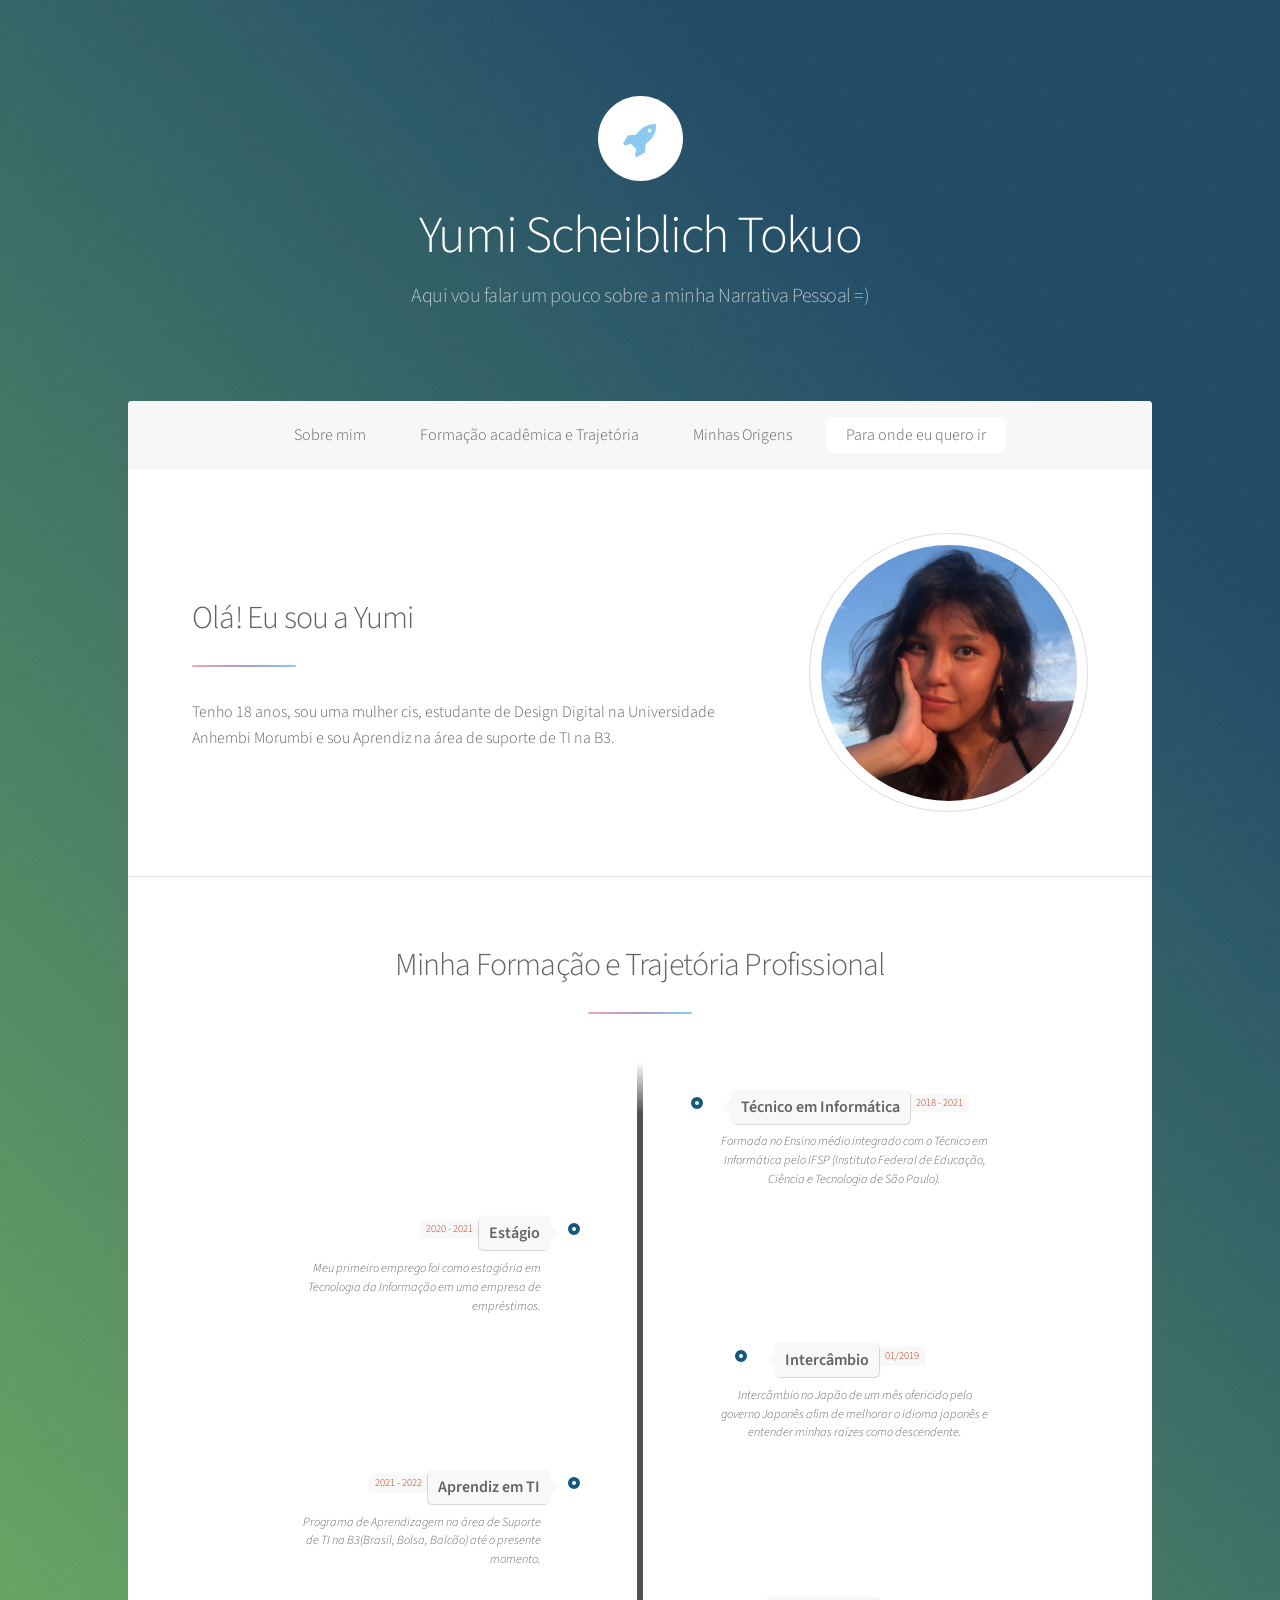
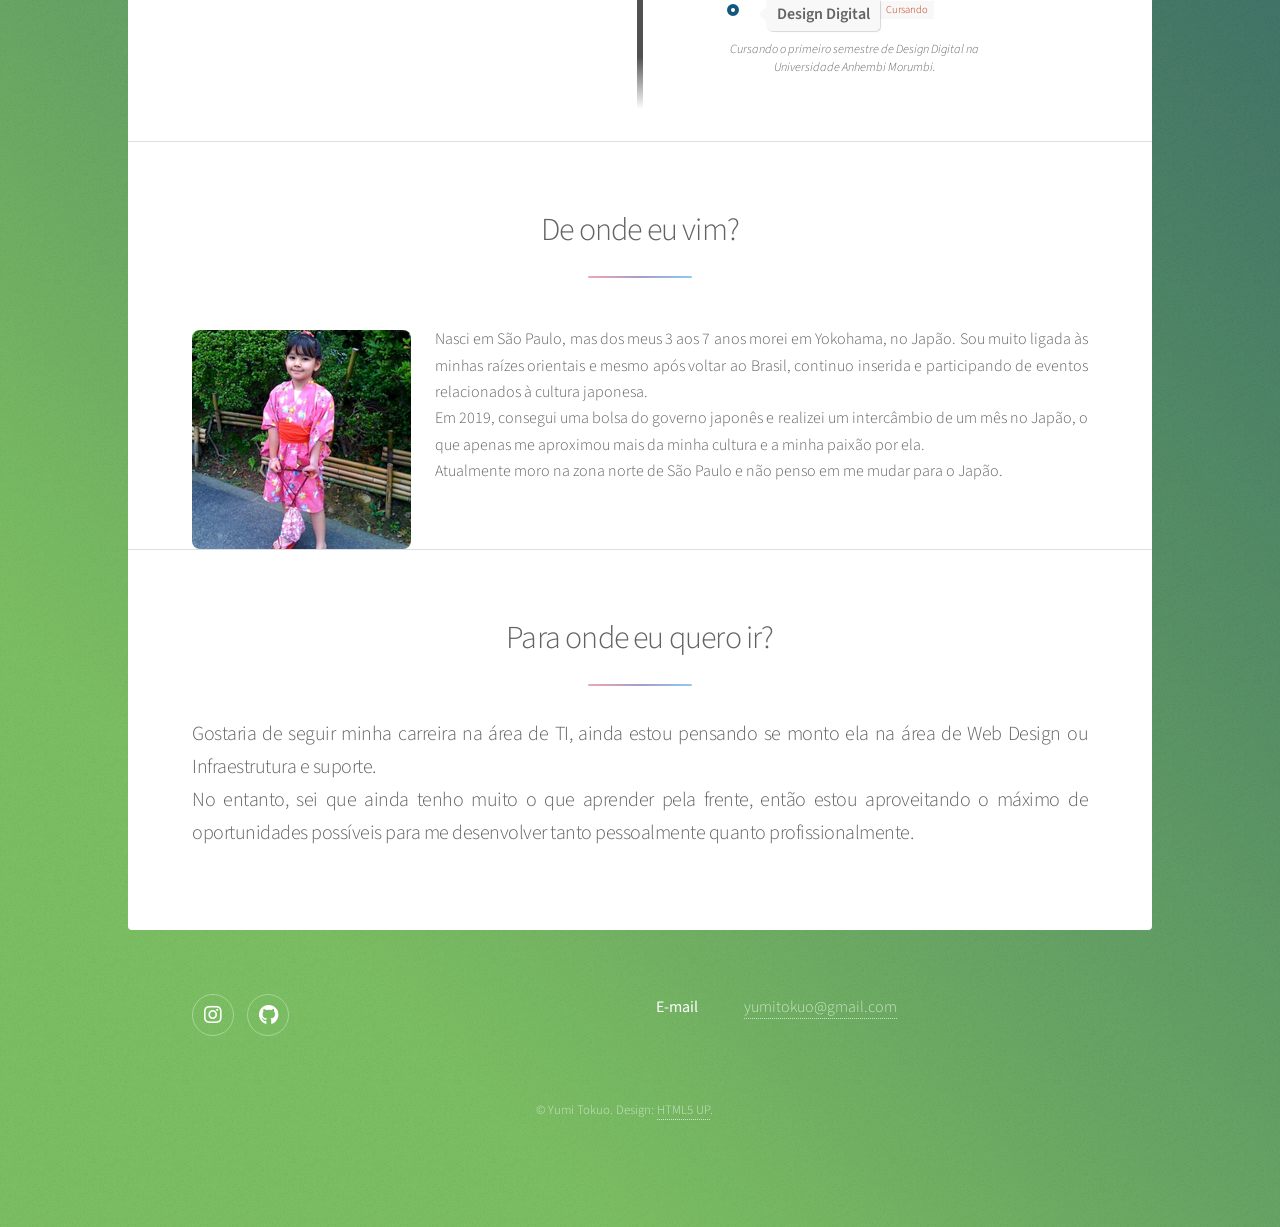
<file: index.html>
<!DOCTYPE HTML>
<html>
	<head>
		<title>Yumi Tokuo</title>
		<meta charset="utf-8" />
		<meta name="viewport" content="width=device-width, initial-scale=1, user-scalable=no" />
		<link rel="stylesheet" href="assets/css/main.css" />
		<noscript><link rel="stylesheet" href="assets/css/noscript.css" /></noscript>
		<link href='https://fonts.googleapis.com/css?family=Open+Sans:400,300,300italic,400italic,600,600italic,700,700italic' rel='stylesheet' type='text/css'>
	</head>
	<body class="is-preload">

			<div id="wrapper">
				<header id="header" class="alt">
					<span class="logo"><img src="images/logo.svg" alt="" /></span>
					<h1>Yumi Scheiblich Tokuo</h1>
					<p>Aqui vou falar um pouco sobre a minha Narrativa Pessoal =)</p>
				</header>

				<nav id="nav">
					<ul>
						<li><a href="#intro" class="active">Sobre mim</a></li>
						<li><a href="#first">Formação acadêmica e Trajetória</a></li>
						<li><a href="#second">Minhas Origens</a></li>
						<li><a href="#cta">Para onde eu quero ir</a></li>
					</ul>
				</nav>
				<div id="main">
						<section id="intro" class="main">
							<div class="spotlight">
								<div class="content">
									<header class="major">
										<h2>Olá! Eu sou a Yumi</h2>
									</header>
									<p>Tenho 18 anos, sou uma mulher cis, estudante de Design Digital na Universidade Anhembi 
										Morumbi e sou Aprendiz na área de suporte de TI na B3.</p>
								</div>
								<span class="image"><img src="images/yumi.png" alt="" /></span>
							</div>
						</section>

						<section id="first" class="main special">
							<header class="major">
								<h2>Minha Formação e Trajetória Profissional</h2>
							</header>
							<ul class="timeline">
								<li>
									<div class="direction-r">
										<div class="flag-wrapper">
											<span class="flag">Técnico em Informática</span>
											<span class="time-wrapper"><span class="time">2018 - 2021</span></span>
										</div>
										<div class="desc">Formada no Ensino médio integrado com o Técnico em Informática pelo IFSP (Instituto Federal de Educação, Ciência e Tecnologia de São Paulo).</div>
									</div>
								</li>
								<li>
									<div class="direction-l">
										<div class="flag-wrapper">
											<span class="flag">Estágio</span>
											<span class="time-wrapper"><span class="time">2020 - 2021</span></span>
										</div>
										<div class="desc">Meu primeiro emprego foi como estagiária em Tecnologia da Informação em uma empresa de empréstimos.</div>
									</div>
								</li>
								<li>
									<div class="direction-r">
										<div class="flag-wrapper">
											<span class="flag">Intercâmbio</span>
											<span class="time-wrapper"><span class="time">01/2019</span></span>
										</div>
										<div class="desc">Intercâmbio no Japão de um mês ofericido pelo governo Japonês afim de melhorar o idioma japonês e entender minhas raízes como descendente.</div>
									</div>
								</li>
								<li>
									<div class="direction-l">
										<div class="flag-wrapper">
											<span class="flag">Aprendiz em TI    </span>
											<span class="time-wrapper"><span class="time">2021 - 2022</span></span>
										</div>
										<div class="desc">Programa de Aprendizagem na área de Suporte de TI na B3(Brasil, Bolsa, Balcão) até o presente momento.</div>
									</div>
								</li>
								<li>
									<div class="direction-r">
										<div class="flag-wrapper">
											<span class="flag">Design Digital</span>
											<span class="time-wrapper"><span class="time">Cursando</span></span>
										</div>
										<div class="desc">Cursando o primeiro semestre de Design Digital na Universidade Anhembi Morumbi.</div>
									</div>
								</li>
							</ul>
						</section>

						<section id="second" class="main special">
							<header class="major">
								<h2>De onde eu vim?</h2>
							</header>
							<p class="justificado"><span class="image left"><img src="images/yumizinha.png" alt="" />
							</span> Nasci em São Paulo, mas dos meus 3 aos 7 anos morei em Yokohama, no Japão.
							Sou muito ligada às minhas raízes orientais e mesmo após voltar ao Brasil, continuo
							inserida e participando de eventos relacionados à cultura japonesa. <br>
							Em 2019, consegui uma bolsa do governo japonês e realizei um intercâmbio de um mês no Japão,
							o que apenas me aproximou mais da minha cultura e a minha paixão por ela.<br>
							Atualmente moro na zona norte de São Paulo e não penso em me mudar para o Japão.</p>
						</section>

						<section id="cta" class="main special">
							<header class="major">
								<h2>Para onde eu quero ir?</h2>
								<p class="justificado"> Gostaria de seguir minha carreira na área de TI, ainda estou pensando se monto ela na área de Web Design 
									ou Infraestrutura e suporte.<br>
									No entanto, sei que ainda tenho muito o que aprender pela frente, então estou aproveitando o máximo
									de oportunidades possíveis para me desenvolver tanto pessoalmente quanto profissionalmente. </p>
							</header>
						</section>
				</div>

				<footer id="footer">
					<section>
						<ul class="icons">
							<li><a href="https://www.instagram.com/yumitokuo/" class="icon brands fa-instagram alt"><span class="label">Instagram</span></a></li>
							<li><a href="https://github.com/yumi-tokuo" class="icon brands fa-github alt"><span class="label">GitHub</span></a></li>
						</ul>
					</section>
					<section>
						<dl class="alt">
							<dt>E-mail</dt>
							<dd><a href="#">yumitokuo@gmail.com</a></dd>
						</dl>
					</section>
					<p class="copyright">&copy; Yumi Tokuo. Design: <a href="https://html5up.net">HTML5 UP</a>.</p>
				</footer>
			</div>

			<script src="assets/js/jquery.min.js"></script>
			<script src="assets/js/jquery.scrollex.min.js"></script>
			<script src="assets/js/jquery.scrolly.min.js"></script>
			<script src="assets/js/browser.min.js"></script>
			<script src="assets/js/breakpoints.min.js"></script>
			<script src="assets/js/util.js"></script>
			<script src="assets/js/main.js"></script>
	</body>
</html>
</file>
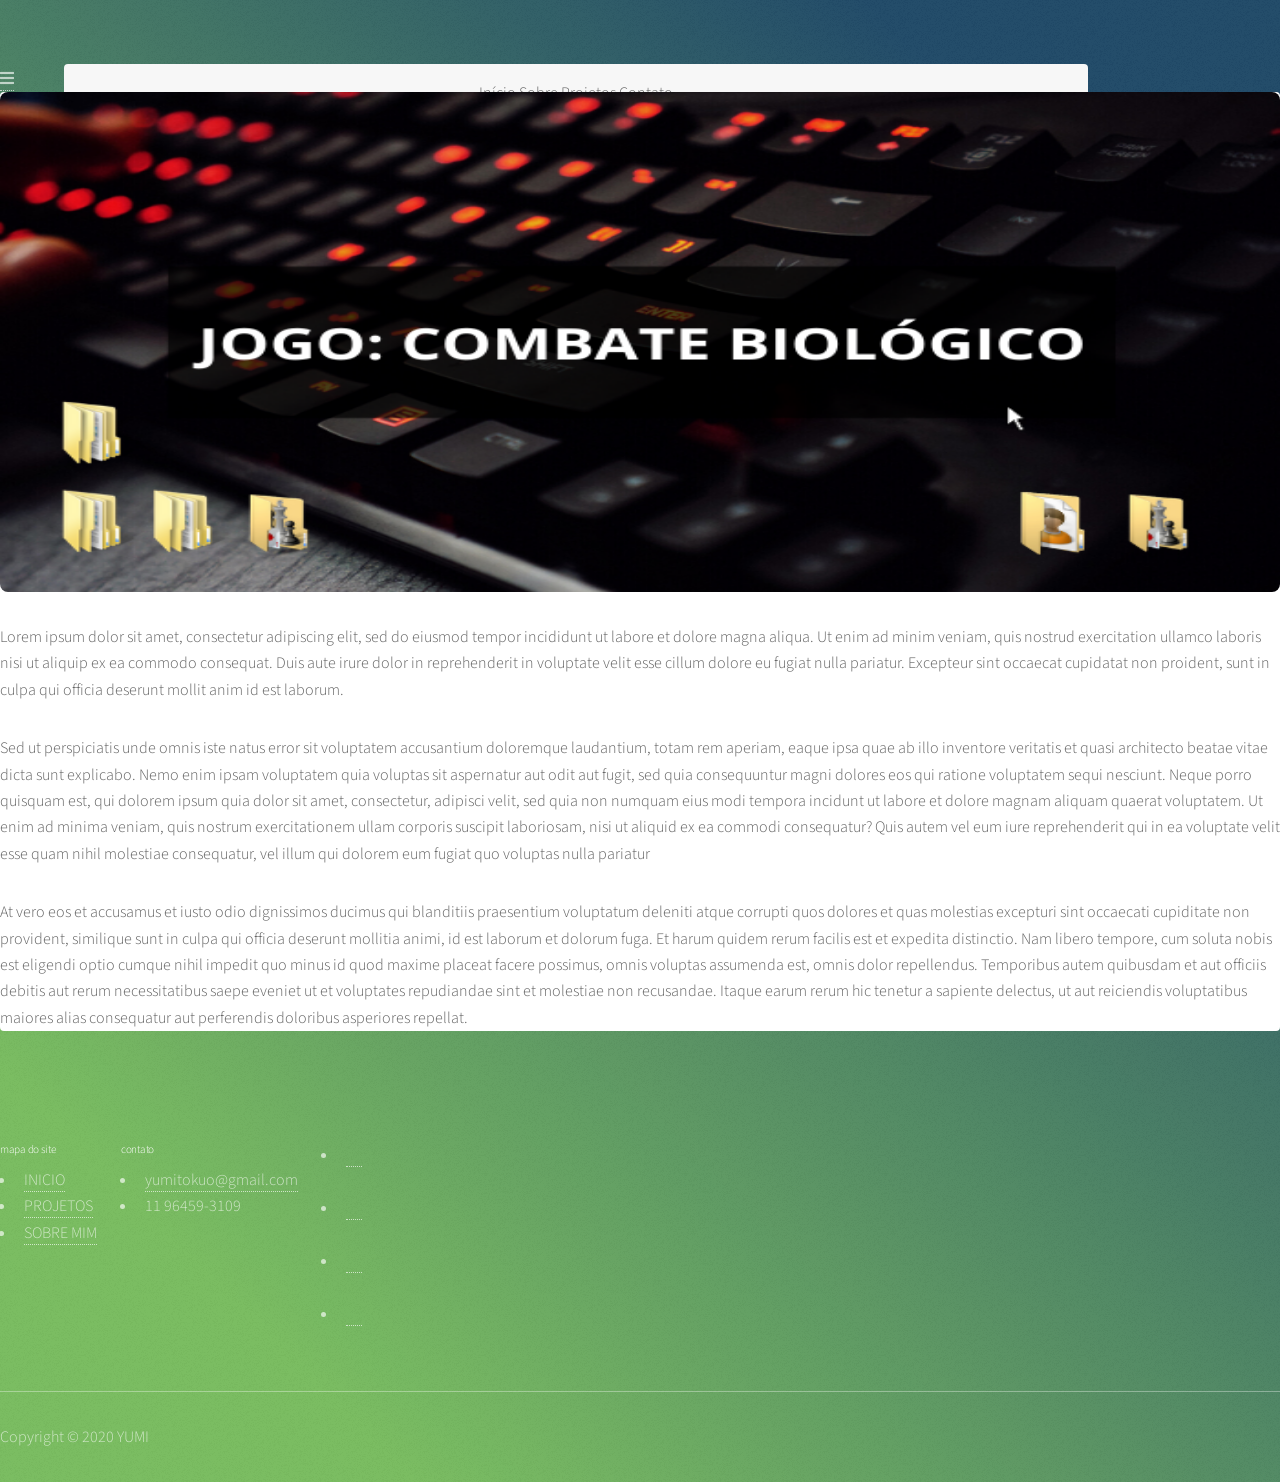
<file: jogo.html>
<!DOCTYPE HTML>
<html>
	<head>
		<title>Jogo - Combate Biológico</title>
		<meta charset="utf-8" />
		<meta name="viewport" content="width=device-width, initial-scale=1, user-scalable=no" />
		<link rel="stylesheet" href="assets/css/main.css" />
	</head>
	<body id= "jogo">

	<header id="header">
		<div class="inner" >
			<nav id="nav">
				<a href="index.html">Início</a>
				<a href="index.html/#sobremim">Sobre</a>
				<a href="index.html/#projetos">Projetos</a>
				<a class="page-scroll" href="#site-footer">Contato</a>
				<label class="switch">
					<input type="checkbox" onclick="toggleTheme()">
					<span class="slider round"></span>
				</label>
			</nav>
		</div>
	</header>
		
		<a href="#menu" class="navPanelToggle"><span class="fa fa-bars"></span></a>
	
	<section id="main" >
		<article class="inner">
				<a class="image fit"><img id="minhafoto" src="images/jogo.png" width="800px" height="500px" /></a>
				<p>Lorem ipsum dolor sit amet, consectetur adipiscing elit, sed do eiusmod tempor incididunt ut labore et dolore magna aliqua. Ut enim ad minim veniam, quis nostrud exercitation ullamco laboris nisi ut aliquip ex ea commodo consequat. Duis aute irure dolor in reprehenderit in voluptate velit esse cillum dolore eu fugiat nulla pariatur. Excepteur sint occaecat cupidatat non proident, sunt in culpa qui officia deserunt mollit anim id est laborum.</p>
				<p>Sed ut perspiciatis unde omnis iste natus error sit voluptatem accusantium doloremque laudantium, totam rem aperiam, eaque ipsa quae ab illo inventore veritatis et quasi architecto beatae vitae dicta sunt explicabo. Nemo enim ipsam voluptatem quia voluptas sit aspernatur aut odit aut fugit, sed quia consequuntur magni dolores eos qui ratione voluptatem sequi nesciunt. Neque porro quisquam est, qui dolorem ipsum quia dolor sit amet, consectetur, adipisci velit, sed quia non numquam eius modi tempora incidunt ut labore et dolore magnam aliquam quaerat voluptatem. Ut enim ad minima veniam, quis nostrum exercitationem ullam corporis suscipit laboriosam, nisi ut aliquid ex ea commodi consequatur? Quis autem vel eum iure reprehenderit qui in ea voluptate velit esse quam nihil molestiae consequatur, vel illum qui dolorem eum fugiat quo voluptas nulla pariatur</p>
				<p>At vero eos et accusamus et iusto odio dignissimos ducimus qui blanditiis praesentium voluptatum deleniti atque corrupti quos dolores et quas molestias excepturi sint occaecati cupiditate non provident, similique sunt in culpa qui officia deserunt mollitia animi, id est laborum et dolorum fuga. Et harum quidem rerum facilis est et expedita distinctio. Nam libero tempore, cum soluta nobis est eligendi optio cumque nihil impedit quo minus id quod maxime placeat facere possimus, omnis voluptas assumenda est, omnis dolor repellendus. Temporibus autem quibusdam et aut officiis debitis aut rerum necessitatibus saepe eveniet ut et voluptates repudiandae sint et molestiae non recusandae. Itaque earum rerum hic tenetur a sapiente delectus, ut aut reiciendis voluptatibus maiores alias consequatur aut perferendis doloribus asperiores repellat.</p>
		</article>
	</section> <br> <br> <br>
	
	<footer class="site-footer">
		<nav class="container">
			<div class="row">	  
			<nav class="col-xs-6 col-md-3">
				<h6>mapa do site</h6>
				<ul class="footer-links">
					<li><a href="index.html">INICIO</a></li>
					<li><a href="index.html/#projetos">PROJETOS</a></li>
					<li><a href="index.html/#sobremim">SOBRE MIM</a></li>
				</ul>
			</nav>
	  
			<nav class="col-xs-6 col-md-3">
				  <h6>contato</h6>
				  <ul class="footer-links">
					<li><a href="mailto:yumitokuo@gmail.com">yumitokuo@gmail.com</a></li>
					<li><p href="tel:+55-11-96459-3109" class="phone">11 96459-3109</p></li>
				  </ul>
			</nav>
			<nav class="col-md-4 col-sm-6 col-xs-12">
					<ul class="social-icons">
					  <li><a class="facebook" href="https://www.facebook.com/Bunnie.senpai"><i class="fa fa-facebook"></i></a></li> <br/>
					  <li><a class="twitter" href="https://twitter.com/fire_turtlee"><i class="fa fa-twitter"></i></a></li> <br/>
					  <li><a class="instagram" href="https://www.instagram.com/yubss/"><i class="fa fa-instagram"></i></a></li> <br/>
					  <li><a class="linkedin" href="https://www.linkedin.com/in/yumi-tokuo-a1303b1a1/"><i class="fa fa-linkedin"></i></a></li>  
					</ul>
			</nav>
		    </div>
		    <hr>
			<p class="copyright-text">Copyright &copy; 2020 YUMI</p>
		</nav>
	</footer>
	<script src="assets/js/main.js"></script>
	<script src="assets/js/checkbox.js"></script>
	</body>
	<script type="text/javascript">
	var foto = document.getElementById("minhafoto");

	foto.onmouseover = function(){
		foto.classList.remove("foto_sem_mouse");
		foto.classList.add("foto_com_mouse");
	}

	foto.onmouseout = function(){
		foto.classList.remove("foto_com_mouse");
		foto.classList.add("foto_sem_mouse");
	}
	</script>
</html>
</file>
<file: assets/css/noscript.css>
/*
	Stellar by HTML5 UP
	html5up.net | @ajlkn
	Free for personal and commercial use under the CCA 3.0 license (html5up.net/license)
*/

/* Header */

	body.is-preload #header.alt > * {
		opacity: 1;
	}

	body.is-preload #header.alt .logo {
		-moz-transform: none;
		-webkit-transform: none;
		-ms-transform: none;
		transform: none;
	}
</file>
<file: assets/css/main.css>
@import url(fontawesome-all.min.css);
@import 'https://fonts.googleapis.com/css?family=Source+Sans+Pro:300,400';

/*
	Stellar by HTML5 UP
	html5up.net | @ajlkn
	Free for personal and commercial use under the CCA 3.0 license (html5up.net/license)
*/

html, body, div, span, applet, object,
iframe, h1, h2, h3, h4, h5, h6, p, blockquote,
pre, a, abbr, acronym, address, big, cite,
code, del, dfn, em, img, ins, kbd, q, s, samp,
small, strike, strong, sub, sup, tt, var, b,
u, i, center, dl, dt, dd, ol, ul, li, fieldset,
form, label, legend, table, caption, tbody,
tfoot, thead, tr, th, td, article, aside,
canvas, details, embed, figure, figcaption,
footer, header, hgroup, menu, nav, output, ruby,
section, summary, time, mark, audio, video {
	margin: 0;
	padding: 0;
	border: 0;
	font-size: 100%;
	font: inherit;
	vertical-align: baseline;}

article, aside, details, figcaption, figure,
footer, header, hgroup, menu, nav, section {
	display: block;}

body {
	line-height: 1;
}

ol, ul {
	list-style: none;
}

blockquote, q {
	quotes: none;
}

	blockquote:before, blockquote:after, q:before, q:after {
		content: '';
		content: none;
	}

table {
	border-collapse: collapse;
	border-spacing: 0;
}

body {
	-webkit-text-size-adjust: none;
}

mark {
	background-color: transparent;
	color: inherit;
}

input::-moz-focus-inner {
	border: 0;
	padding: 0;
}

input, select, textarea {
	-moz-appearance: none;
	-webkit-appearance: none;
	-ms-appearance: none;
	appearance: none;
}

/* Basic */

	@-ms-viewport {
		width: device-width;
	}

	body {
		-ms-overflow-style: scrollbar;
	}

	@media screen and (max-width: 480px) {

		html, body {
			min-width: 320px;
		}

	}

	html {
		box-sizing: border-box;
	}

	*, *:before, *:after {
		box-sizing: inherit;
	}

	body {
		background-color: #352570;
		background-image: url("images/overlay.png"), -moz-linear-gradient(45deg, rgb(122, 190, 94) 15%, #1f4966 85%);
		background-image: url("images/overlay.png"), -webkit-linear-gradient(45deg, rgb(122, 190, 94) 15%, #1f4966 85%);
		background-image: url("images/overlay.png"), -ms-linear-gradient(45deg, rgb(122, 190, 94) 15%, #1f4966 85%);
		background-image: url("images/overlay.png"), linear-gradient(45deg, rgb(122, 190, 94) 15%, #1f4966 85%);
	}

		body.is-preload *, body.is-preload *:before, body.is-preload *:after {
			-moz-animation: none !important;
			-webkit-animation: none !important;
			-ms-animation: none !important;
			animation: none !important;
			-moz-transition: none !important;
			-webkit-transition: none !important;
			-ms-transition: none !important;
			transition: none !important;
		}

/* Type */

	body {
		background-color: #935d8c;
		color: rgba(255, 255, 255, 0.65);
	}

	body, input, select, textarea {
		font-family: "Source Sans Pro", Helvetica, sans-serif;
		font-size: 17pt;
		font-weight: 300;
		line-height: 1.65;
	}

		@media screen and (max-width: 1680px) {

			body, input, select, textarea {
				font-size: 14pt;
			}

		}

		@media screen and (max-width: 1280px) {

			body, input, select, textarea {
				font-size: 12pt;
			}

		}

		@media screen and (max-width: 360px) {

			body, input, select, textarea {
				font-size: 11pt;
			}

		}

	a {
		-moz-transition: color 0.2s ease, border-bottom 0.2s ease;
		-webkit-transition: color 0.2s ease, border-bottom 0.2s ease;
		-ms-transition: color 0.2s ease, border-bottom 0.2s ease;
		transition: color 0.2s ease, border-bottom 0.2s ease;
		text-decoration: none;
		border-bottom: dotted 1px;
		color: inherit;
	}

		a:hover {
			border-bottom-color: transparent;
		}

	strong, b {
		font-weight: 400;
	}

	em, i {
		font-style: italic;
	}

	p {
		margin: 0 0 2em 0;
	}

		p.content {
			-moz-columns: 20em 2;
			-webkit-columns: 20em 2;
			-ms-columns: 20em 2;
			columns: 20em 2;
			-moz-column-gap: 2em;
			-webkit-column-gap: 2em;
			-ms-column-gap: 2em;
			column-gap: 2em;
			text-align: justify;
		}

	h1, h2, h3, h4, h5, h6 {
		font-weight: 300;
		line-height: 1.5;
		margin: 0 0 0.7em 0;
		letter-spacing: -0.025em;
	}

		h1 a, h2 a, h3 a, h4 a, h5 a, h6 a {
			color: inherit;
			text-decoration: none;
		}

	h1 {
		font-size: 2.5em;
		line-height: 1.2;
	}

	h2 {
		font-size: 1.5em;
	}

	h3 {
		font-size: 1.25em;
	}

	h4 {
		font-size: 1.1em;
	}

	h5 {
		font-size: 0.9em;
	}

	h6 {
		font-size: 0.7em;
	}

	@media screen and (max-width: 736px) {

		h1 {
			font-size: 2em;
		}

	}

	sub {
		font-size: 0.8em;
		position: relative;
		top: 0.5em;
	}

	sup {
		font-size: 0.8em;
		position: relative;
		top: -0.5em;
	}

	blockquote {
		border-left: solid 4px;
		font-style: italic;
		margin: 0 0 2em 0;
		padding: 0.5em 0 0.5em 2em;
	}

	code {
		border-radius: 8px;
		border: solid 1px;
		font-family: "Courier New", monospace;
		font-size: 0.9em;
		margin: 0 0.25em;
		padding: 0.25em 0.65em;
	}

	pre {
		-webkit-overflow-scrolling: touch;
		font-family: "Courier New", monospace;
		font-size: 0.9em;
		margin: 0 0 2em 0;
	}

		pre code {
			display: block;
			line-height: 1.75;
			padding: 1em 1.5em;
			overflow-x: auto;
		}

	hr {
		border: 0;
		border-bottom: solid 1px;
		margin: 2em 0;
	}

		hr.major {
			margin: 3em 0;
		}

	.align-left {
		text-align: left;
	}

	.align-center {
		text-align: center;
	}

	.align-right {
		text-align: right;
	}

	input, select, textarea {
		color: #ffffff;
	}

	a:hover {
		color: #ffffff;
	}

	strong, b {
		color: #ffffff;
	}

	h1, h2, h3, h4, h5, h6 {
		color: #ffffff;
	}

	blockquote {
		border-left-color: rgba(255, 255, 255, 0.35);
	}

	code {
		background: rgba(255, 255, 255, 0.075);
		border-color: rgba(255, 255, 255, 0.35);
	}

	hr {
		border-bottom-color: rgba(255, 255, 255, 0.35);
	}

/* Row */

	.row {
		display: flex;
		flex-wrap: wrap;
		box-sizing: border-box;
		align-items: stretch;
	}

		.row > * {
			box-sizing: border-box;
		}

		.row.gtr-uniform > * > :last-child {
			margin-bottom: 0;
		}

		.row.aln-left {
			justify-content: flex-start;
		}

		.row.aln-center {
			justify-content: center;
		}

		.row.aln-right {
			justify-content: flex-end;
		}

		.row.aln-top {
			align-items: flex-start;
		}

		.row.aln-middle {
			align-items: center;
		}

		.row.aln-bottom {
			align-items: flex-end;
		}

		.row > .imp {
			order: -1;
		}

		.row > .col-1 {
			width: 8.33333%;
		}

		.row > .off-1 {
			margin-left: 8.33333%;
		}

		.row > .col-2 {
			width: 16.66667%;
		}

		.row > .off-2 {
			margin-left: 16.66667%;
		}

		.row > .col-3 {
			width: 25%;
		}

		.row > .off-3 {
			margin-left: 25%;
		}

		.row > .col-4 {
			width: 33.33333%;
		}

		.row > .off-4 {
			margin-left: 33.33333%;
		}

		.row > .col-5 {
			width: 41.66667%;
		}

		.row > .off-5 {
			margin-left: 41.66667%;
		}

		.row > .col-6 {
			width: 50%;
		}

		.row > .off-6 {
			margin-left: 50%;
		}

		.row > .col-7 {
			width: 58.33333%;
		}

		.row > .off-7 {
			margin-left: 58.33333%;
		}

		.row > .col-8 {
			width: 66.66667%;
		}

		.row > .off-8 {
			margin-left: 66.66667%;
		}

		.row > .col-9 {
			width: 75%;
		}

		.row > .off-9 {
			margin-left: 75%;
		}

		.row > .col-10 {
			width: 83.33333%;
		}

		.row > .off-10 {
			margin-left: 83.33333%;
		}

		.row > .col-11 {
			width: 91.66667%;
		}

		.row > .off-11 {
			margin-left: 91.66667%;
		}

		.row > .col-12 {
			width: 100%;
		}

		.row > .off-12 {
			margin-left: 100%;
		}

		.row.gtr-0 {
			margin-top: 0;
			margin-left: 0em;
		}

			.row.gtr-0 > * {
				padding: 0 0 0 0em;
			}

			.row.gtr-0.gtr-uniform {
				margin-top: 0em;
			}

				.row.gtr-0.gtr-uniform > * {
					padding-top: 0em;
				}

		.row.gtr-25 {
			margin-top: 0;
			margin-left: -0.375em;
		}

			.row.gtr-25 > * {
				padding: 0 0 0 0.375em;
			}

			.row.gtr-25.gtr-uniform {
				margin-top: -0.375em;
			}

				.row.gtr-25.gtr-uniform > * {
					padding-top: 0.375em;
				}

		.row.gtr-50 {
			margin-top: 0;
			margin-left: -0.75em;
		}

			.row.gtr-50 > * {
				padding: 0 0 0 0.75em;
			}

			.row.gtr-50.gtr-uniform {
				margin-top: -0.75em;
			}

				.row.gtr-50.gtr-uniform > * {
					padding-top: 0.75em;
				}

		.row {
			margin-top: 0;
			margin-left: -1.5em;
		}

			.row > * {
				padding: 0 0 0 1.5em;
			}

			.row.gtr-uniform {
				margin-top: -1.5em;
			}

				.row.gtr-uniform > * {
					padding-top: 1.5em;
				}

		.row.gtr-150 {
			margin-top: 0;
			margin-left: -2.25em;
		}

			.row.gtr-150 > * {
				padding: 0 0 0 2.25em;
			}

			.row.gtr-150.gtr-uniform {
				margin-top: -2.25em;
			}

				.row.gtr-150.gtr-uniform > * {
					padding-top: 2.25em;
				}

		.row.gtr-200 {
			margin-top: 0;
			margin-left: -3em;
		}

			.row.gtr-200 > * {
				padding: 0 0 0 3em;
			}

			.row.gtr-200.gtr-uniform {
				margin-top: -3em;
			}

				.row.gtr-200.gtr-uniform > * {
					padding-top: 3em;
				}

		@media screen and (max-width: 1680px) {

			.row {
				display: flex;
				flex-wrap: wrap;
				box-sizing: border-box;
				align-items: stretch;
			}

				.row > * {
					box-sizing: border-box;
				}

				.row.gtr-uniform > * > :last-child {
					margin-bottom: 0;
				}

				.row.aln-left {
					justify-content: flex-start;
				}

				.row.aln-center {
					justify-content: center;
				}

				.row.aln-right {
					justify-content: flex-end;
				}

				.row.aln-top {
					align-items: flex-start;
				}

				.row.aln-middle {
					align-items: center;
				}

				.row.aln-bottom {
					align-items: flex-end;
				}

				.row > .imp-xlarge {
					order: -1;
				}

				.row > .col-1-xlarge {
					width: 8.33333%;
				}

				.row > .off-1-xlarge {
					margin-left: 8.33333%;
				}

				.row > .col-2-xlarge {
					width: 16.66667%;
				}

				.row > .off-2-xlarge {
					margin-left: 16.66667%;
				}

				.row > .col-3-xlarge {
					width: 25%;
				}

				.row > .off-3-xlarge {
					margin-left: 25%;
				}

				.row > .col-4-xlarge {
					width: 33.33333%;
				}

				.row > .off-4-xlarge {
					margin-left: 33.33333%;
				}

				.row > .col-5-xlarge {
					width: 41.66667%;
				}

				.row > .off-5-xlarge {
					margin-left: 41.66667%;
				}

				.row > .col-6-xlarge {
					width: 50%;
				}

				.row > .off-6-xlarge {
					margin-left: 50%;
				}

				.row > .col-7-xlarge {
					width: 58.33333%;
				}

				.row > .off-7-xlarge {
					margin-left: 58.33333%;
				}

				.row > .col-8-xlarge {
					width: 66.66667%;
				}

				.row > .off-8-xlarge {
					margin-left: 66.66667%;
				}

				.row > .col-9-xlarge {
					width: 75%;
				}

				.row > .off-9-xlarge {
					margin-left: 75%;
				}

				.row > .col-10-xlarge {
					width: 83.33333%;
				}

				.row > .off-10-xlarge {
					margin-left: 83.33333%;
				}

				.row > .col-11-xlarge {
					width: 91.66667%;
				}

				.row > .off-11-xlarge {
					margin-left: 91.66667%;
				}

				.row > .col-12-xlarge {
					width: 100%;
				}

				.row > .off-12-xlarge {
					margin-left: 100%;
				}

				.row.gtr-0 {
					margin-top: 0;
					margin-left: 0em;
				}

					.row.gtr-0 > * {
						padding: 0 0 0 0em;
					}

					.row.gtr-0.gtr-uniform {
						margin-top: 0em;
					}

						.row.gtr-0.gtr-uniform > * {
							padding-top: 0em;
						}

				.row.gtr-25 {
					margin-top: 0;
					margin-left: -0.375em;
				}

					.row.gtr-25 > * {
						padding: 0 0 0 0.375em;
					}

					.row.gtr-25.gtr-uniform {
						margin-top: -0.375em;
					}

						.row.gtr-25.gtr-uniform > * {
							padding-top: 0.375em;
						}

				.row.gtr-50 {
					margin-top: 0;
					margin-left: -0.75em;
				}

					.row.gtr-50 > * {
						padding: 0 0 0 0.75em;
					}

					.row.gtr-50.gtr-uniform {
						margin-top: -0.75em;
					}

						.row.gtr-50.gtr-uniform > * {
							padding-top: 0.75em;
						}

				.row {
					margin-top: 0;
					margin-left: -1.5em;
				}

					.row > * {
						padding: 0 0 0 1.5em;
					}

					.row.gtr-uniform {
						margin-top: -1.5em;
					}

						.row.gtr-uniform > * {
							padding-top: 1.5em;
						}

				.row.gtr-150 {
					margin-top: 0;
					margin-left: -2.25em;
				}

					.row.gtr-150 > * {
						padding: 0 0 0 2.25em;
					}

					.row.gtr-150.gtr-uniform {
						margin-top: -2.25em;
					}

						.row.gtr-150.gtr-uniform > * {
							padding-top: 2.25em;
						}

				.row.gtr-200 {
					margin-top: 0;
					margin-left: -3em;
				}

					.row.gtr-200 > * {
						padding: 0 0 0 3em;
					}

					.row.gtr-200.gtr-uniform {
						margin-top: -3em;
					}

						.row.gtr-200.gtr-uniform > * {
							padding-top: 3em;
						}

		}

		@media screen and (max-width: 1280px) {

			.row {
				display: flex;
				flex-wrap: wrap;
				box-sizing: border-box;
				align-items: stretch;
			}

				.row > * {
					box-sizing: border-box;
				}

				.row.gtr-uniform > * > :last-child {
					margin-bottom: 0;
				}

				.row.aln-left {
					justify-content: flex-start;
				}

				.row.aln-center {
					justify-content: center;
				}

				.row.aln-right {
					justify-content: flex-end;
				}

				.row.aln-top {
					align-items: flex-start;
				}

				.row.aln-middle {
					align-items: center;
				}

				.row.aln-bottom {
					align-items: flex-end;
				}

				.row > .imp-large {
					order: -1;
				}

				.row > .col-1-large {
					width: 8.33333%;
				}

				.row > .off-1-large {
					margin-left: 8.33333%;
				}

				.row > .col-2-large {
					width: 16.66667%;
				}

				.row > .off-2-large {
					margin-left: 16.66667%;
				}

				.row > .col-3-large {
					width: 25%;
				}

				.row > .off-3-large {
					margin-left: 25%;
				}

				.row > .col-4-large {
					width: 33.33333%;
				}

				.row > .off-4-large {
					margin-left: 33.33333%;
				}

				.row > .col-5-large {
					width: 41.66667%;
				}

				.row > .off-5-large {
					margin-left: 41.66667%;
				}

				.row > .col-6-large {
					width: 50%;
				}

				.row > .off-6-large {
					margin-left: 50%;
				}

				.row > .col-7-large {
					width: 58.33333%;
				}

				.row > .off-7-large {
					margin-left: 58.33333%;
				}

				.row > .col-8-large {
					width: 66.66667%;
				}

				.row > .off-8-large {
					margin-left: 66.66667%;
				}

				.row > .col-9-large {
					width: 75%;
				}

				.row > .off-9-large {
					margin-left: 75%;
				}

				.row > .col-10-large {
					width: 83.33333%;
				}

				.row > .off-10-large {
					margin-left: 83.33333%;
				}

				.row > .col-11-large {
					width: 91.66667%;
				}

				.row > .off-11-large {
					margin-left: 91.66667%;
				}

				.row > .col-12-large {
					width: 100%;
				}

				.row > .off-12-large {
					margin-left: 100%;
				}

				.row.gtr-0 {
					margin-top: 0;
					margin-left: 0em;
				}

					.row.gtr-0 > * {
						padding: 0 0 0 0em;
					}

					.row.gtr-0.gtr-uniform {
						margin-top: 0em;
					}

						.row.gtr-0.gtr-uniform > * {
							padding-top: 0em;
						}

				.row.gtr-25 {
					margin-top: 0;
					margin-left: -0.375em;
				}

					.row.gtr-25 > * {
						padding: 0 0 0 0.375em;
					}

					.row.gtr-25.gtr-uniform {
						margin-top: -0.375em;
					}

						.row.gtr-25.gtr-uniform > * {
							padding-top: 0.375em;
						}

				.row.gtr-50 {
					margin-top: 0;
					margin-left: -0.75em;
				}

					.row.gtr-50 > * {
						padding: 0 0 0 0.75em;
					}

					.row.gtr-50.gtr-uniform {
						margin-top: -0.75em;
					}

						.row.gtr-50.gtr-uniform > * {
							padding-top: 0.75em;
						}

				.row {
					margin-top: 0;
					margin-left: -1.5em;
				}

					.row > * {
						padding: 0 0 0 1.5em;
					}

					.row.gtr-uniform {
						margin-top: -1.5em;
					}

						.row.gtr-uniform > * {
							padding-top: 1.5em;
						}

				.row.gtr-150 {
					margin-top: 0;
					margin-left: -2.25em;
				}

					.row.gtr-150 > * {
						padding: 0 0 0 2.25em;
					}

					.row.gtr-150.gtr-uniform {
						margin-top: -2.25em;
					}

						.row.gtr-150.gtr-uniform > * {
							padding-top: 2.25em;
						}

				.row.gtr-200 {
					margin-top: 0;
					margin-left: -3em;
				}

					.row.gtr-200 > * {
						padding: 0 0 0 3em;
					}

					.row.gtr-200.gtr-uniform {
						margin-top: -3em;
					}

						.row.gtr-200.gtr-uniform > * {
							padding-top: 3em;
						}

		}

		@media screen and (max-width: 980px) {

			.row {
				display: flex;
				flex-wrap: wrap;
				box-sizing: border-box;
				align-items: stretch;
			}

				.row > * {
					box-sizing: border-box;
				}

				.row.gtr-uniform > * > :last-child {
					margin-bottom: 0;
				}

				.row.aln-left {
					justify-content: flex-start;
				}

				.row.aln-center {
					justify-content: center;
				}

				.row.aln-right {
					justify-content: flex-end;
				}

				.row.aln-top {
					align-items: flex-start;
				}

				.row.aln-middle {
					align-items: center;
				}

				.row.aln-bottom {
					align-items: flex-end;
				}

				.row > .imp-medium {
					order: -1;
				}

				.row > .col-1-medium {
					width: 8.33333%;
				}

				.row > .off-1-medium {
					margin-left: 8.33333%;
				}

				.row > .col-2-medium {
					width: 16.66667%;
				}

				.row > .off-2-medium {
					margin-left: 16.66667%;
				}

				.row > .col-3-medium {
					width: 25%;
				}

				.row > .off-3-medium {
					margin-left: 25%;
				}

				.row > .col-4-medium {
					width: 33.33333%;
				}

				.row > .off-4-medium {
					margin-left: 33.33333%;
				}

				.row > .col-5-medium {
					width: 41.66667%;
				}

				.row > .off-5-medium {
					margin-left: 41.66667%;
				}

				.row > .col-6-medium {
					width: 50%;
				}

				.row > .off-6-medium {
					margin-left: 50%;
				}

				.row > .col-7-medium {
					width: 58.33333%;
				}

				.row > .off-7-medium {
					margin-left: 58.33333%;
				}

				.row > .col-8-medium {
					width: 66.66667%;
				}

				.row > .off-8-medium {
					margin-left: 66.66667%;
				}

				.row > .col-9-medium {
					width: 75%;
				}

				.row > .off-9-medium {
					margin-left: 75%;
				}

				.row > .col-10-medium {
					width: 83.33333%;
				}

				.row > .off-10-medium {
					margin-left: 83.33333%;
				}

				.row > .col-11-medium {
					width: 91.66667%;
				}

				.row > .off-11-medium {
					margin-left: 91.66667%;
				}

				.row > .col-12-medium {
					width: 100%;
				}

				.row > .off-12-medium {
					margin-left: 100%;
				}

				.row.gtr-0 {
					margin-top: 0;
					margin-left: 0em;
				}

					.row.gtr-0 > * {
						padding: 0 0 0 0em;
					}

					.row.gtr-0.gtr-uniform {
						margin-top: 0em;
					}

						.row.gtr-0.gtr-uniform > * {
							padding-top: 0em;
						}

				.row.gtr-25 {
					margin-top: 0;
					margin-left: -0.375em;
				}

					.row.gtr-25 > * {
						padding: 0 0 0 0.375em;
					}

					.row.gtr-25.gtr-uniform {
						margin-top: -0.375em;
					}

						.row.gtr-25.gtr-uniform > * {
							padding-top: 0.375em;
						}

				.row.gtr-50 {
					margin-top: 0;
					margin-left: -0.75em;
				}

					.row.gtr-50 > * {
						padding: 0 0 0 0.75em;
					}

					.row.gtr-50.gtr-uniform {
						margin-top: -0.75em;
					}

						.row.gtr-50.gtr-uniform > * {
							padding-top: 0.75em;
						}

				.row {
					margin-top: 0;
					margin-left: -1.5em;
				}

					.row > * {
						padding: 0 0 0 1.5em;
					}

					.row.gtr-uniform {
						margin-top: -1.5em;
					}

						.row.gtr-uniform > * {
							padding-top: 1.5em;
						}

				.row.gtr-150 {
					margin-top: 0;
					margin-left: -2.25em;
				}

					.row.gtr-150 > * {
						padding: 0 0 0 2.25em;
					}

					.row.gtr-150.gtr-uniform {
						margin-top: -2.25em;
					}

						.row.gtr-150.gtr-uniform > * {
							padding-top: 2.25em;
						}

				.row.gtr-200 {
					margin-top: 0;
					margin-left: -3em;
				}

					.row.gtr-200 > * {
						padding: 0 0 0 3em;
					}

					.row.gtr-200.gtr-uniform {
						margin-top: -3em;
					}

						.row.gtr-200.gtr-uniform > * {
							padding-top: 3em;
						}

		}

		@media screen and (max-width: 736px) {

			.row {
				display: flex;
				flex-wrap: wrap;
				box-sizing: border-box;
				align-items: stretch;
			}

				.row > * {
					box-sizing: border-box;
				}

				.row.gtr-uniform > * > :last-child {
					margin-bottom: 0;
				}

				.row.aln-left {
					justify-content: flex-start;
				}

				.row.aln-center {
					justify-content: center;
				}

				.row.aln-right {
					justify-content: flex-end;
				}

				.row.aln-top {
					align-items: flex-start;
				}

				.row.aln-middle {
					align-items: center;
				}

				.row.aln-bottom {
					align-items: flex-end;
				}

				.row > .imp-small {
					order: -1;
				}

				.row > .col-1-small {
					width: 8.33333%;
				}

				.row > .off-1-small {
					margin-left: 8.33333%;
				}

				.row > .col-2-small {
					width: 16.66667%;
				}

				.row > .off-2-small {
					margin-left: 16.66667%;
				}

				.row > .col-3-small {
					width: 25%;
				}

				.row > .off-3-small {
					margin-left: 25%;
				}

				.row > .col-4-small {
					width: 33.33333%;
				}

				.row > .off-4-small {
					margin-left: 33.33333%;
				}

				.row > .col-5-small {
					width: 41.66667%;
				}

				.row > .off-5-small {
					margin-left: 41.66667%;
				}

				.row > .col-6-small {
					width: 50%;
				}

				.row > .off-6-small {
					margin-left: 50%;
				}

				.row > .col-7-small {
					width: 58.33333%;
				}

				.row > .off-7-small {
					margin-left: 58.33333%;
				}

				.row > .col-8-small {
					width: 66.66667%;
				}

				.row > .off-8-small {
					margin-left: 66.66667%;
				}

				.row > .col-9-small {
					width: 75%;
				}

				.row > .off-9-small {
					margin-left: 75%;
				}

				.row > .col-10-small {
					width: 83.33333%;
				}

				.row > .off-10-small {
					margin-left: 83.33333%;
				}

				.row > .col-11-small {
					width: 91.66667%;
				}

				.row > .off-11-small {
					margin-left: 91.66667%;
				}

				.row > .col-12-small {
					width: 100%;
				}

				.row > .off-12-small {
					margin-left: 100%;
				}

				.row.gtr-0 {
					margin-top: 0;
					margin-left: 0em;
				}

					.row.gtr-0 > * {
						padding: 0 0 0 0em;
					}

					.row.gtr-0.gtr-uniform {
						margin-top: 0em;
					}

						.row.gtr-0.gtr-uniform > * {
							padding-top: 0em;
						}

				.row.gtr-25 {
					margin-top: 0;
					margin-left: -0.25em;
				}

					.row.gtr-25 > * {
						padding: 0 0 0 0.25em;
					}

					.row.gtr-25.gtr-uniform {
						margin-top: -0.25em;
					}

						.row.gtr-25.gtr-uniform > * {
							padding-top: 0.25em;
						}

				.row.gtr-50 {
					margin-top: 0;
					margin-left: -0.5em;
				}

					.row.gtr-50 > * {
						padding: 0 0 0 0.5em;
					}

					.row.gtr-50.gtr-uniform {
						margin-top: -0.5em;
					}

						.row.gtr-50.gtr-uniform > * {
							padding-top: 0.5em;
						}

				.row {
					margin-top: 0;
					margin-left: -1em;
				}

					.row > * {
						padding: 0 0 0 1em;
					}

					.row.gtr-uniform {
						margin-top: -1em;
					}

						.row.gtr-uniform > * {
							padding-top: 1em;
						}

				.row.gtr-150 {
					margin-top: 0;
					margin-left: -1.5em;
				}

					.row.gtr-150 > * {
						padding: 0 0 0 1.5em;
					}

					.row.gtr-150.gtr-uniform {
						margin-top: -1.5em;
					}

						.row.gtr-150.gtr-uniform > * {
							padding-top: 1.5em;
						}

				.row.gtr-200 {
					margin-top: 0;
					margin-left: -2em;
				}

					.row.gtr-200 > * {
						padding: 0 0 0 2em;
					}

					.row.gtr-200.gtr-uniform {
						margin-top: -2em;
					}

						.row.gtr-200.gtr-uniform > * {
							padding-top: 2em;
						}

		}

		@media screen and (max-width: 480px) {

			.row {
				display: flex;
				flex-wrap: wrap;
				box-sizing: border-box;
				align-items: stretch;
			}

				.row > * {
					box-sizing: border-box;
				}

				.row.gtr-uniform > * > :last-child {
					margin-bottom: 0;
				}

				.row.aln-left {
					justify-content: flex-start;
				}

				.row.aln-center {
					justify-content: center;
				}

				.row.aln-right {
					justify-content: flex-end;
				}

				.row.aln-top {
					align-items: flex-start;
				}

				.row.aln-middle {
					align-items: center;
				}

				.row.aln-bottom {
					align-items: flex-end;
				}

				.row > .imp-xsmall {
					order: -1;
				}

				.row > .col-1-xsmall {
					width: 8.33333%;
				}

				.row > .off-1-xsmall {
					margin-left: 8.33333%;
				}

				.row > .col-2-xsmall {
					width: 16.66667%;
				}

				.row > .off-2-xsmall {
					margin-left: 16.66667%;
				}

				.row > .col-3-xsmall {
					width: 25%;
				}

				.row > .off-3-xsmall {
					margin-left: 25%;
				}

				.row > .col-4-xsmall {
					width: 33.33333%;
				}

				.row > .off-4-xsmall {
					margin-left: 33.33333%;
				}

				.row > .col-5-xsmall {
					width: 41.66667%;
				}

				.row > .off-5-xsmall {
					margin-left: 41.66667%;
				}

				.row > .col-6-xsmall {
					width: 50%;
				}

				.row > .off-6-xsmall {
					margin-left: 50%;
				}

				.row > .col-7-xsmall {
					width: 58.33333%;
				}

				.row > .off-7-xsmall {
					margin-left: 58.33333%;
				}

				.row > .col-8-xsmall {
					width: 66.66667%;
				}

				.row > .off-8-xsmall {
					margin-left: 66.66667%;
				}

				.row > .col-9-xsmall {
					width: 75%;
				}

				.row > .off-9-xsmall {
					margin-left: 75%;
				}

				.row > .col-10-xsmall {
					width: 83.33333%;
				}

				.row > .off-10-xsmall {
					margin-left: 83.33333%;
				}

				.row > .col-11-xsmall {
					width: 91.66667%;
				}

				.row > .off-11-xsmall {
					margin-left: 91.66667%;
				}

				.row > .col-12-xsmall {
					width: 100%;
				}

				.row > .off-12-xsmall {
					margin-left: 100%;
				}

				.row.gtr-0 {
					margin-top: 0;
					margin-left: 0em;
				}

					.row.gtr-0 > * {
						padding: 0 0 0 0em;
					}

					.row.gtr-0.gtr-uniform {
						margin-top: 0em;
					}

						.row.gtr-0.gtr-uniform > * {
							padding-top: 0em;
						}

				.row.gtr-25 {
					margin-top: 0;
					margin-left: -0.3125em;
				}

					.row.gtr-25 > * {
						padding: 0 0 0 0.3125em;
					}

					.row.gtr-25.gtr-uniform {
						margin-top: -0.3125em;
					}

						.row.gtr-25.gtr-uniform > * {
							padding-top: 0.3125em;
						}

				.row.gtr-50 {
					margin-top: 0;
					margin-left: -0.625em;
				}

					.row.gtr-50 > * {
						padding: 0 0 0 0.625em;
					}

					.row.gtr-50.gtr-uniform {
						margin-top: -0.625em;
					}

						.row.gtr-50.gtr-uniform > * {
							padding-top: 0.625em;
						}

				.row {
					margin-top: 0;
					margin-left: -1.25em;
				}

					.row > * {
						padding: 0 0 0 1.25em;
					}

					.row.gtr-uniform {
						margin-top: -1.25em;
					}

						.row.gtr-uniform > * {
							padding-top: 1.25em;
						}

				.row.gtr-150 {
					margin-top: 0;
					margin-left: -1.875em;
				}

					.row.gtr-150 > * {
						padding: 0 0 0 1.875em;
					}

					.row.gtr-150.gtr-uniform {
						margin-top: -1.875em;
					}

						.row.gtr-150.gtr-uniform > * {
							padding-top: 1.875em;
						}

				.row.gtr-200 {
					margin-top: 0;
					margin-left: -2.5em;
				}

					.row.gtr-200 > * {
						padding: 0 0 0 2.5em;
					}

					.row.gtr-200.gtr-uniform {
						margin-top: -2.5em;
					}

						.row.gtr-200.gtr-uniform > * {
							padding-top: 2.5em;
						}

		}

/* Box */

	.box {
		border-radius: 8px;
		border: solid;
		margin-bottom: 2em;
		padding: 1.5em;
	}

		.box > :last-child,
		.box > :last-child > :last-child,
		.box > :last-child > :last-child > :last-child {
			margin-bottom: 0;
		}

		.box.alt {
			border: 0;
			border-radius: 0;
			padding: 0;
		}

	.box {
		border-color: rgba(255, 255, 255, 0.35);
	}

/* Button */

	input[type="submit"],
	input[type="reset"],
	input[type="button"],
	button,
	.button {
		-moz-appearance: none;
		-webkit-appearance: none;
		-ms-appearance: none;
		appearance: none;
		-moz-transition: background-color 0.2s ease-in-out, color 0.2s ease-in-out;
		-webkit-transition: background-color 0.2s ease-in-out, color 0.2s ease-in-out;
		-ms-transition: background-color 0.2s ease-in-out, color 0.2s ease-in-out;
		transition: background-color 0.2s ease-in-out, color 0.2s ease-in-out;
		border-radius: 8px;
		border: 0;
		cursor: pointer;
		display: inline-block;
		font-weight: 300;
		height: 2.75em;
		line-height: 2.75em;
		min-width: 9.25em;
		padding: 0 1.5em;
		text-align: center;
		text-decoration: none;
		white-space: nowrap;
	}

		input[type="submit"].icon,
		input[type="reset"].icon,
		input[type="button"].icon,
		button.icon,
		.button.icon {
			padding-left: 1.35em;
		}

			input[type="submit"].icon:before,
			input[type="reset"].icon:before,
			input[type="button"].icon:before,
			button.icon:before,
			.button.icon:before {
				margin-right: 0.5em;
			}

		input[type="submit"].fit,
		input[type="reset"].fit,
		input[type="button"].fit,
		button.fit,
		.button.fit {
			width: 100%;
		}

		input[type="submit"].small,
		input[type="reset"].small,
		input[type="button"].small,
		button.small,
		.button.small {
			font-size: 0.8em;
		}

		input[type="submit"].large,
		input[type="reset"].large,
		input[type="button"].large,
		button.large,
		.button.large {
			font-size: 1.35em;
		}

		input[type="submit"].disabled, input[type="submit"]:disabled,
		input[type="reset"].disabled,
		input[type="reset"]:disabled,
		input[type="button"].disabled,
		input[type="button"]:disabled,
		button.disabled,
		button:disabled,
		.button.disabled,
		.button:disabled {
			pointer-events: none;
			opacity: 0.25;
		}

		@media screen and (max-width: 736px) {

			input[type="submit"],
			input[type="reset"],
			input[type="button"],
			button,
			.button {
				min-width: 0;
			}

		}

	input[type="submit"],
	input[type="reset"],
	input[type="button"],
	button,
	.button {
		background-color: transparent;
		box-shadow: inset 0 0 0 1px rgba(255, 255, 255, 0.35);
		color: #ffffff !important;
	}

		input[type="submit"]:hover,
		input[type="reset"]:hover,
		input[type="button"]:hover,
		button:hover,
		.button:hover {
			background-color: rgba(255, 255, 255, 0.075);
		}

		input[type="submit"]:active,
		input[type="reset"]:active,
		input[type="button"]:active,
		button:active,
		.button:active {
			background-color: rgba(255, 255, 255, 0.2);
		}

		input[type="submit"].icon:before,
		input[type="reset"].icon:before,
		input[type="button"].icon:before,
		button.icon:before,
		.button.icon:before {
			color: rgba(255, 255, 255, 0.5);
		}

		input[type="submit"].primary,
		input[type="reset"].primary,
		input[type="button"].primary,
		button.primary,
		.button.primary {
			background-color: #8cc9f0;
			color: #ffffff !important;
			box-shadow: none;
		}

			input[type="submit"].primary:hover,
			input[type="reset"].primary:hover,
			input[type="button"].primary:hover,
			button.primary:hover,
			.button.primary:hover {
				background-color: #9acff2;
			}

			input[type="submit"].primary:active,
			input[type="reset"].primary:active,
			input[type="button"].primary:active,
			button.primary:active,
			.button.primary:active {
				background-color: #7ec3ee;
			}

			input[type="submit"].primary.icon:before,
			input[type="reset"].primary.icon:before,
			input[type="button"].primary.icon:before,
			button.primary.icon:before,
			.button.primary.icon:before {
				color: #ffffff !important;
			}

/* Form */

	form {
		margin: 0 0 2em 0;
	}

	label {
		display: block;
		font-size: 0.9em;
		font-weight: 400;
		margin: 0 0 1em 0;
	}

	input[type="text"],
	input[type="password"],
	input[type="email"],
	select,
	textarea {
		-moz-appearance: none;
		-webkit-appearance: none;
		-ms-appearance: none;
		appearance: none;
		border-radius: 8px;
		border: solid 1px;
		color: inherit;
		display: block;
		outline: 0;
		padding: 0 1em;
		text-decoration: none;
		width: 100%;
	}

		input[type="text"]:invalid,
		input[type="password"]:invalid,
		input[type="email"]:invalid,
		select:invalid,
		textarea:invalid {
			box-shadow: none;
		}

	select {
		background-size: 1.25rem;
		background-repeat: no-repeat;
		background-position: calc(100% - 1rem) center;
		height: 2.75em;
		padding-right: 2.75em;
		text-overflow: ellipsis;
	}

		select:focus::-ms-value {
			background-color: transparent;
		}

		select::-ms-expand {
			display: none;
		}

	input[type="text"],
	input[type="password"],
	input[type="email"],
	select {
		height: 2.75em;
	}

	textarea {
		padding: 0.75em 1em;
	}

	input[type="checkbox"],
	input[type="radio"] {
		-moz-appearance: none;
		-webkit-appearance: none;
		-ms-appearance: none;
		appearance: none;
		display: block;
		float: left;
		margin-right: -2em;
		opacity: 0;
		width: 1em;
		z-index: -1;
	}

		input[type="checkbox"] + label,
		input[type="radio"] + label {
			text-decoration: none;
			cursor: pointer;
			display: inline-block;
			font-size: 1em;
			font-weight: 300;
			padding-left: 2.4em;
			padding-right: 0.75em;
			position: relative;
		}

			input[type="checkbox"] + label:before,
			input[type="radio"] + label:before {
				-moz-osx-font-smoothing: grayscale;
				-webkit-font-smoothing: antialiased;
				display: inline-block;
				font-style: normal;
				font-variant: normal;
				text-rendering: auto;
				line-height: 1;
				text-transform: none !important;
				font-family: 'Font Awesome 5 Free';
				font-weight: 900;
			}

			input[type="checkbox"] + label:before,
			input[type="radio"] + label:before {
				border-radius: 8px;
				border: solid 1px;
				content: '';
				display: inline-block;
				font-size: 0.8em;
				height: 2.0625em;
				left: 0;
				line-height: 2.0625em;
				position: absolute;
				text-align: center;
				top: 0;
				width: 2.0625em;
			}

		input[type="checkbox"]:checked + label:before,
		input[type="radio"]:checked + label:before {
			content: '\f00c';
		}

	input[type="checkbox"] + label:before {
		border-radius: 8px;
	}

	input[type="radio"] + label:before {
		border-radius: 100%;
	}

	::-webkit-input-placeholder {
		opacity: 1.0;
	}

	:-moz-placeholder {
		opacity: 1.0;
	}

	::-moz-placeholder {
		opacity: 1.0;
	}

	:-ms-input-placeholder {
		opacity: 1.0;
	}

	label {
		color: #ffffff;
	}

	input[type="text"],
	input[type="password"],
	input[type="email"],
	select,
	textarea {
		background-color: rgba(255, 255, 255, 0.075);
		border-color: rgba(255, 255, 255, 0.35);
	}

		input[type="text"]:focus,
		input[type="password"]:focus,
		input[type="email"]:focus,
		select:focus,
		textarea:focus {
			border-color: #8cc9f0;
			box-shadow: 0 0 0 1px #8cc9f0;
		}

	select {
		background-image: url("data:image/svg+xml;charset=utf8,%3Csvg xmlns='http://www.w3.org/2000/svg' width='40' height='40' preserveAspectRatio='none' viewBox='0 0 40 40'%3E%3Cpath d='M9.4,12.3l10.4,10.4l10.4-10.4c0.2-0.2,0.5-0.4,0.9-0.4c0.3,0,0.6,0.1,0.9,0.4l3.3,3.3c0.2,0.2,0.4,0.5,0.4,0.9 c0,0.4-0.1,0.6-0.4,0.9L20.7,31.9c-0.2,0.2-0.5,0.4-0.9,0.4c-0.3,0-0.6-0.1-0.9-0.4L4.3,17.3c-0.2-0.2-0.4-0.5-0.4-0.9 c0-0.4,0.1-0.6,0.4-0.9l3.3-3.3c0.2-0.2,0.5-0.4,0.9-0.4S9.1,12.1,9.4,12.3z' fill='rgba(255, 255, 255, 0.35)' /%3E%3C/svg%3E");
	}

		select option {
			color: #ffffff;
			background: #935d8c;
		}

	input[type="checkbox"] + label,
	input[type="radio"] + label {
		color: rgba(255, 255, 255, 0.65);
	}

		input[type="checkbox"] + label:before,
		input[type="radio"] + label:before {
			background: rgba(255, 255, 255, 0.075);
			border-color: rgba(255, 255, 255, 0.35);
		}

	input[type="checkbox"]:checked + label:before,
	input[type="radio"]:checked + label:before {
		background-color: #ffffff;
		border-color: #ffffff;
		color: #935d8c;
	}

	input[type="checkbox"]:focus + label:before,
	input[type="radio"]:focus + label:before {
		border-color: #8cc9f0;
		box-shadow: 0 0 0 1px #8cc9f0;
	}

	::-webkit-input-placeholder {
		color: rgba(255, 255, 255, 0.5) !important;
	}

	:-moz-placeholder {
		color: rgba(255, 255, 255, 0.5) !important;
	}

	::-moz-placeholder {
		color: rgba(255, 255, 255, 0.5) !important;
	}

	:-ms-input-placeholder {
		color: rgba(255, 255, 255, 0.5) !important;
	}

	.formerize-placeholder {
		color: rgba(255, 255, 255, 0.5) !important;
	}

/* Icon */

	.icon {
		text-decoration: none;
		-moz-transition: background-color 0.2s ease-in-out, color 0.2s ease-in-out;
		-webkit-transition: background-color 0.2s ease-in-out, color 0.2s ease-in-out;
		-ms-transition: background-color 0.2s ease-in-out, color 0.2s ease-in-out;
		transition: background-color 0.2s ease-in-out, color 0.2s ease-in-out;
		border-bottom: none;
		position: relative;
	}

		.icon:before {
			-moz-osx-font-smoothing: grayscale;
			-webkit-font-smoothing: antialiased;
			display: inline-block;
			font-style: normal;
			font-variant: normal;
			text-rendering: auto;
			line-height: 1;
			text-transform: none !important;
			font-family: 'Font Awesome 5 Free';
			font-weight: 400;
		}

		.icon > .label {
			display: none;
		}

		.icon:before {
			line-height: solid;
		}

		.icon.solid:before {
			font-weight: 900;
		}

		.icon.brands:before {
			font-family: 'Font Awesome 5 Brands';
		}

		.icon.major {
			border: solid 1px;
			display: inline-block;
			border-radius: 100%;
			padding: 0.65em;
			margin: 0 0 2em 0;
			cursor: default;
		}

			.icon.major:before {
				display: inline-block;
				font-size: 6.25rem;
				width: 2.25em;
				height: 2.25em;
				line-height: 2.2em;
				border-radius: 100%;
				border: solid 1px;
				text-align: center;
			}

		.icon.alt {
			display: inline-block;
			border: solid 1px;
			border-radius: 100%;
		}

			.icon.alt:before {
				display: block;
				font-size: 1.25em;
				width: 2em;
				height: 2em;
				text-align: center;
				line-height: 2em;
			}

		.icon.style1 {
			color: #efa8b0;
		}

		.icon.style2 {
			color: #c79cc8;
		}

		.icon.style3 {
			color: #a89cc8;
		}

		.icon.style4 {
			color: #9bb2e1;
		}

		.icon.style5 {
			color: #8cc9f0;
		}

		@media screen and (max-width: 1680px) {

			.icon.major:before {
				font-size: 5.5rem;
			}

		}

		@media screen and (max-width: 1280px) {

			.icon.major:before {
				font-size: 4.75rem;
			}

		}

		@media screen and (max-width: 736px) {

			.icon.major {
				margin: 0 0 1.5em 0;
				padding: 0.35em;
			}

				.icon.major:before {
					font-size: 3.5rem;
				}

		}

	.icon.major {
		border-color: rgba(255, 255, 255, 0.35);
	}

		.icon.major:before {
			border-color: rgba(255, 255, 255, 0.35);
		}

	.icon.alt {
		border-color: rgba(255, 255, 255, 0.35);
		color: #ffffff;
	}

		.icon.alt:hover {
			background-color: rgba(255, 255, 255, 0.075);
		}

		.icon.alt:active {
			background-color: rgba(255, 255, 255, 0.2);
		}

/* Image */

	.image {
		border-radius: 8px;
		border: 0;
		display: inline-block;
		position: relative;
	}

		.image img {
			border-radius: 8px;
			display: block;
		}

		.image.left, .image.right {
			max-width: 40%;
		}

			.image.left img, .image.right img {
				width: 100%;
			}

		.image.left {
			float: left;
			margin: 0 1.5em 1em 0;
			top: 0.25em;
		}

		.image.right {
			float: right;
			margin: 0 0 1em 1.5em;
			top: 0.25em;
		}

		.image.fit {
			display: block;
			margin: 0 0 2em 0;
			width: 100%;
		}

			.image.fit img {
				width: 100%;
			}

		.image.main {
			display: block;
			margin: 0 0 3em 0;
			width: 100%;
		}

			.image.main img {
				width: 100%;
			}

/* List */

	ol {
		list-style: decimal;
		margin: 0 0 2em 0;
		padding-left: 1.25em;
	}

		ol li {
			padding-left: 0.25em;
		}

	ul {
		list-style: disc;
		margin: 0 0 2em 0;
		padding-left: 1em;
	}

		ul li {
			padding-left: 0.5em;
		}

		ul.alt {
			list-style: none;
			padding-left: 0;
		}

			ul.alt li {
				border-top: solid 1px;
				padding: 0.5em 0;
			}

				ul.alt li:first-child {
					border-top: 0;
					padding-top: 0;
				}

	dl {
		margin: 0 0 2em 0;
	}

		dl dt {
			display: block;
			font-weight: 400;
			margin: 0 0 1em 0;
		}

		dl dd {
			margin-left: 2em;
		}

		dl.alt dt {
			display: block;
			width: 3em;
			margin: 0;
			clear: left;
			float: left;
		}

		dl.alt dd {
			margin: 0 0 0.85em 5.5em;
		}

		dl.alt:after {
			content: '';
			display: block;
			clear: both;
		}

	ul.alt li {
		border-top-color: rgba(255, 255, 255, 0.35);
	}

	dl dt {
		color: #ffffff;
	}

/* Actions */

	ul.actions {
		display: -moz-flex;
		display: -webkit-flex;
		display: -ms-flex;
		display: flex;
		cursor: default;
		list-style: none;
		margin-left: -1em;
		padding-left: 0;
	}

		ul.actions li {
			padding: 0 0 0 1em;
			vertical-align: middle;
		}

		ul.actions.special {
			-moz-justify-content: center;
			-webkit-justify-content: center;
			-ms-justify-content: center;
			justify-content: center;
			width: 100%;
			margin-left: 0;
		}

			ul.actions.special li:first-child {
				padding-left: 0;
			}

		ul.actions.stacked {
			-moz-flex-direction: column;
			-webkit-flex-direction: column;
			-ms-flex-direction: column;
			flex-direction: column;
			margin-left: 0;
		}

			ul.actions.stacked li {
				padding: 1.3em 0 0 0;
			}

				ul.actions.stacked li:first-child {
					padding-top: 0;
				}

		ul.actions.fit {
			width: calc(100% + 1em);
		}

			ul.actions.fit li {
				-moz-flex-grow: 1;
				-webkit-flex-grow: 1;
				-ms-flex-grow: 1;
				flex-grow: 1;
				-moz-flex-shrink: 1;
				-webkit-flex-shrink: 1;
				-ms-flex-shrink: 1;
				flex-shrink: 1;
				width: 100%;
			}

				ul.actions.fit li > * {
					width: 100%;
				}

			ul.actions.fit.stacked {
				width: 100%;
			}

		@media screen and (max-width: 480px) {

			ul.actions:not(.fixed) {
				-moz-flex-direction: column;
				-webkit-flex-direction: column;
				-ms-flex-direction: column;
				flex-direction: column;
				margin-left: 0;
				width: 100% !important;
			}

				ul.actions:not(.fixed) li {
					-moz-flex-grow: 1;
					-webkit-flex-grow: 1;
					-ms-flex-grow: 1;
					flex-grow: 1;
					-moz-flex-shrink: 1;
					-webkit-flex-shrink: 1;
					-ms-flex-shrink: 1;
					flex-shrink: 1;
					padding: 1em 0 0 0;
					text-align: center;
					width: 100%;
				}

					ul.actions:not(.fixed) li > * {
						width: 100%;
					}

					ul.actions:not(.fixed) li:first-child {
						padding-top: 0;
					}

					ul.actions:not(.fixed) li input[type="submit"],
					ul.actions:not(.fixed) li input[type="reset"],
					ul.actions:not(.fixed) li input[type="button"],
					ul.actions:not(.fixed) li button,
					ul.actions:not(.fixed) li .button {
						width: 100%;
					}

						ul.actions:not(.fixed) li input[type="submit"].icon:before,
						ul.actions:not(.fixed) li input[type="reset"].icon:before,
						ul.actions:not(.fixed) li input[type="button"].icon:before,
						ul.actions:not(.fixed) li button.icon:before,
						ul.actions:not(.fixed) li .button.icon:before {
							margin-left: -0.5rem;
						}

		}

/* Icons */

	ul.icons {
		cursor: default;
		list-style: none;
		padding-left: 0;
	}

		ul.icons li {
			display: inline-block;
			padding: 0 0.65em 0 0;
		}

			ul.icons li:last-child {
				padding-right: 0 !important;
			}

/* Section/Article */

	section.special {
		text-align: center;
	}

	article.special {
		text-align: justify;
	}

	.justificado{
		text-align: justify;
	}

	header.major {
		margin-bottom: 3em;
	}

		header.major h2 {
			font-size: 2em;
		}

			header.major h2:after {
				display: block;
				content: '';
				width: 3.25em;
				height: 2px;
				margin: 0.7em 0 1em 0;
				border-radius: 2px;
			}

				section.special header.major h2:after, article.special header.major h2:after {
					margin-left: auto;
					margin-right: auto;
				}

		header.major p {
			font-size: 1.25em;
			letter-spacing: -0.025em;
		}

		header.major.special {
			text-align: center;
		}

			header.major.special h2:after {
				margin-left: auto;
				margin-right: auto;
			}

	footer.major {
		margin-top: 3em;
	}

	@media screen and (max-width: 736px) {

		header.major {
			margin-bottom: 0;
		}

			header.major h2 {
				font-size: 1.5em;
			}

			header.major p {
				font-size: 1em;
				letter-spacing: 0;
			}

				header.major p br {
					display: none;
				}

		footer.major {
			margin-top: 0;
		}

	}

	header.major h2:after {
		background-color: rgba(255, 255, 255, 0.35);
	}

/* Table */

	.table-wrapper {
		-webkit-overflow-scrolling: touch;
		overflow-x: auto;
	}

	table {
		margin: 0 0 2em 0;
		width: 100%;
	}

		table tbody tr {
			border: solid 1px;
			border-left: 0;
			border-right: 0;
		}

		table td {
			padding: 0.75em 0.75em;
		}

		table th {
			font-size: 0.9em;
			font-weight: 400;
			padding: 0 0.75em 0.75em 0.75em;
			text-align: left;
		}

		table thead {
			border-bottom: solid 2px;
		}

		table tfoot {
			border-top: solid 2px;
		}

		table.alt {
			border-collapse: separate;
		}

			table.alt tbody tr td {
				border: solid 1px;
				border-left-width: 0;
				border-top-width: 0;
			}

				table.alt tbody tr td:first-child {
					border-left-width: 1px;
				}

			table.alt tbody tr:first-child td {
				border-top-width: 1px;
			}

			table.alt thead {
				border-bottom: 0;
			}

			table.alt tfoot {
				border-top: 0;
			}

	table tbody tr {
		border-color: rgba(255, 255, 255, 0.35);
	}

		table tbody tr:nth-child(2n + 1) {
			background-color: rgba(255, 255, 255, 0.075);
		}

	table th {
		color: #ffffff;
	}

	table thead {
		border-bottom-color: rgba(255, 255, 255, 0.35);
	}

	table tfoot {
		border-top-color: rgba(255, 255, 255, 0.35);
	}

	table.alt tbody tr td {
		border-color: rgba(255, 255, 255, 0.35);
	}

/* Features */

	.features {
		display: -moz-flex;
		display: -webkit-flex;
		display: -ms-flex;
		display: flex;
		-moz-flex-wrap: wrap;
		-webkit-flex-wrap: wrap;
		-ms-flex-wrap: wrap;
		flex-wrap: wrap;
		-moz-justify-content: center;
		-webkit-justify-content: center;
		-ms-justify-content: center;
		justify-content: center;
		width: calc(100% + 2em);
		margin: 0 0 3em -2em;
		padding: 0;
		list-style: none;
	}

		.features li {
			width: calc(33.33333% - 2em);
			margin-left: 2em;
			margin-top: 3em;
			padding: 0;
		}

			.features li:nth-child(1), .features li:nth-child(2), .features li:nth-child(3) {
				margin-top: 0;
			}

			.features li > :last-child {
				margin-bottom: 0;
			}

		@media screen and (max-width: 980px) {

			.features li {
				width: calc(50% - 2em);
			}

				.features li:nth-child(3) {
					margin-top: 3em;
				}

		}

		@media screen and (max-width: 736px) {

			.features {
				width: 100%;
				margin: 0 0 2em 0;
			}

				.features li {
					width: 100%;
					margin-left: 0;
					margin-top: 2em;
				}

					.features li:nth-child(2), .features li:nth-child(3) {
						margin-top: 2em;
					}

		}

/* Statistics */

	.statistics {
		display: -moz-flex;
		display: -webkit-flex;
		display: -ms-flex;
		display: flex;
		width: 100%;
		margin: 0 0 3em 0;
		padding: 0;
		list-style: none;
		cursor: default;
	}

		.statistics li {
			-moz-flex: 1;
			-webkit-flex: 1;
			-ms-flex: 1;
			flex: 1;
			padding: 1.5em;
			color: #ffffff;
			text-align: center;
		}

			.statistics li.style1 {
				background-color: #efa8b0;
			}

			.statistics li.style2 {
				background-color: #c79cc8;
			}

			.statistics li.style3 {
				background-color: #a89cc8;
			}

			.statistics li.style4 {
				background-color: #9bb2e1;
			}

			.statistics li.style5 {
				background-color: #8cc9f0;
			}

			.statistics li strong, .statistics li b {
				display: block;
				font-size: 2em;
				line-height: 1.1;
				color: inherit !important;
				font-weight: 300;
				letter-spacing: -0.025em;
			}

			.statistics li:first-child {
				border-top-left-radius: 8px;
				border-bottom-left-radius: 8px;
			}

			.statistics li:last-child {
				border-top-right-radius: 8px;
				border-bottom-right-radius: 8px;
			}

			.statistics li .icon {
				display: inline-block;
			}

				.statistics li .icon:before {
					font-size: 2.75rem;
					line-height: 1.3;
				}

		@media screen and (max-width: 980px) {

			.statistics li strong, .statistics li b {
				font-size: 1.5em;
			}

		}

		@media screen and (max-width: 736px) {

			.statistics {
				display: block;
				width: 20em;
				max-width: 100%;
				margin: 0 auto 2em auto;
			}

				.statistics li:first-child {
					border-bottom-left-radius: 0;
					border-top-right-radius: 8px;
				}

				.statistics li:last-child {
					border-top-right-radius: 0;
					border-bottom-left-radius: 8px;
				}

				.statistics li .icon:before {
					font-size: 3.75rem;
				}

				.statistics li strong, .statistics li b {
					font-size: 2.5em;
				}

		}

/* Spotlight */

	.spotlight {
		display: -moz-flex;
		display: -webkit-flex;
		display: -ms-flex;
		display: flex;
		-moz-align-items: center;
		-webkit-align-items: center;
		-ms-align-items: center;
		align-items: center;
		margin: 0 0 2em 0;
	}

		.spotlight .content {
			-moz-flex: 1;
			-webkit-flex: 1;
			-ms-flex: 1;
			flex: 1;
		}

			.spotlight .content > :last-child {
				margin-bottom: 0;
			}

			.spotlight .content header.major {
				margin: 0 0 2em 0;
			}

		.spotlight .image {
			display: inline-block;
			margin-left: 4em;
			padding: 0.65em;
			border-radius: 100%;
			border: solid 1px;
		}

			.spotlight .image img {
				display: block;
				border-radius: 100%;
				width: 16em;
			}

		@media screen and (max-width: 980px) {

			.spotlight {
				-moz-flex-direction: column-reverse;
				-webkit-flex-direction: column-reverse;
				-ms-flex-direction: column-reverse;
				flex-direction: column-reverse;
				text-align: center;
			}

				.spotlight .content {
					-moz-flex: 0 1 auto;
					-webkit-flex: 0 1 auto;
					-ms-flex: 0 1 auto;
					flex: 0 1 auto;
					width: 100%;
				}

					.spotlight .content header.major h2:after {
						margin-left: auto;
						margin-right: auto;
					}

					.spotlight .content .actions {
						-moz-justify-content: center;
						-webkit-justify-content: center;
						-ms-justify-content: center;
						justify-content: center;
						width: calc(100% + 1em);
					}

				.spotlight .image {
					-moz-flex: 0 1 auto;
					-webkit-flex: 0 1 auto;
					-ms-flex: 0 1 auto;
					flex: 0 1 auto;
					margin-left: 0;
					margin-bottom: 2em;
				}

		}

		@media screen and (max-width: 736px) {

			.spotlight .image {
				padding: 0.35em;
			}

				.spotlight .image img {
					width: 12em;
				}

		}

	.spotlight .image {
		border-color: rgba(255, 255, 255, 0.35);
	}

/* Header */

	#header {
		padding: 5em 5em 1em 5em ;
		text-align: center;
	}

		#header h1 {
			margin: 0 0 0.25em 0;
		}

		#header p {
			font-size: 1.25em;
			letter-spacing: -0.025em;
		}

		#header.alt {
			padding: 7em 5em 4em 5em ;
		}

			#header.alt h1 {
				font-size: 3.25em;
			}

			#header.alt > * {
				-moz-transition: opacity 3s ease;
				-webkit-transition: opacity 3s ease;
				-ms-transition: opacity 3s ease;
				transition: opacity 3s ease;
				-moz-transition-delay: 0.5s;
				-webkit-transition-delay: 0.5s;
				-ms-transition-delay: 0.5s;
				transition-delay: 0.5s;
				opacity: 1;
			}

			#header.alt .logo {
				-moz-transition: opacity 1.25s ease, -moz-transform 0.5s ease;
				-webkit-transition: opacity 1.25s ease, -webkit-transform 0.5s ease;
				-ms-transition: opacity 1.25s ease, -ms-transform 0.5s ease;
				transition: opacity 1.25s ease, transform 0.5s ease;
				-moz-transition-delay: 0s;
				-webkit-transition-delay: 0s;
				-ms-transition-delay: 0s;
				transition-delay: 0s;
				display: block;
				margin: 0 0 1.5em 0;
			}

				#header.alt .logo img {
					display: block;
					margin: 0 auto;
					max-width: 75%;
				}

		@media screen and (max-width: 1280px) {

			#header {
				padding: 4em 4em 0.1em 4em ;
			}

				#header.alt {
					padding: 6em 4em 3em 4em ;
				}

		}

		@media screen and (max-width: 980px) {

			#header {
				padding: 4em 3em 0.1em 3em ;
			}

				#header.alt {
					padding: 5em 3em 2em 3em ;
				}

		}

		@media screen and (max-width: 736px) {

			#header {
				padding: 3em 2em 0.1em 2em ;
			}

				#header p {
					font-size: 1em;
					letter-spacing: 0;
				}

					#header p br {
						display: none;
					}

				#header.alt {
					padding: 4em 2em 1em 2em ;
				}

					#header.alt h1 {
						font-size: 2.5em;
					}

		}

		@media screen and (max-width: 480px) {

			#header {
				padding: 3em 1.5em 0.1em 1.5em ;
			}

				#header.alt {
					padding: 4em 1.5em 1em 1.5em ;
				}

		}

		@media screen and (max-width: 360px) {

			#header {
				padding: 2.5em 1em 0.1em 1em ;
			}

				#header.alt {
					padding: 3.5em 1em 0.5em 1em ;
				}

		}

		body.is-preload #header.alt > * {
			opacity: 0;
		}

		body.is-preload #header.alt .logo {
			-moz-transform: scale(0.8) rotate(-30deg);
			-webkit-transform: scale(0.8) rotate(-30deg);
			-ms-transform: scale(0.8) rotate(-30deg);
			transform: scale(0.8) rotate(-30deg);
		}

/* Nav */

	#nav {
		-moz-transition: background-color 0.2s ease, border-top-left-radius 0.2s ease, border-top-right-radius 0.2s ease, padding 0.2s ease;
		-webkit-transition: background-color 0.2s ease, border-top-left-radius 0.2s ease, border-top-right-radius 0.2s ease, padding 0.2s ease;
		-ms-transition: background-color 0.2s ease, border-top-left-radius 0.2s ease, border-top-right-radius 0.2s ease, padding 0.2s ease;
		transition: background-color 0.2s ease, border-top-left-radius 0.2s ease, border-top-right-radius 0.2s ease, padding 0.2s ease;
		background-color: #ffffff;
		color: #636363;
		position: absolute;
		width: 64em;
		max-width: calc(100% - 4em);
		padding: 1em;
		background-color: #f7f7f7;
		border-top-left-radius: 0.25em;
		border-top-right-radius: 0.25em;
		cursor: default;
		text-align: center;
	}

		#nav input, #nav select, #nav textarea {
			color: #636363;
		}

		#nav a:hover {
			color: #636363;
		}

		#nav strong, #nav b {
			color: #636363;
		}

		#nav h1, #nav h2, #nav h3, #nav h4, #nav h5, #nav h6 {
			color: #636363;
		}

		#nav blockquote {
			border-left-color: #dddddd;
		}

		#nav code {
			background: rgba(222, 222, 222, 0.25);
			border-color: #dddddd;
		}

		#nav hr {
			border-bottom-color: #dddddd;
		}

		#nav + #main {
			padding-top: 4.25em;
		}

		#nav ul {
			margin: 0;
			padding: 0;
			list-style: none;
		}

			#nav ul li {
				-moz-transition: margin 0.2s ease;
				-webkit-transition: margin 0.2s ease;
				-ms-transition: margin 0.2s ease;
				transition: margin 0.2s ease;
				display: inline-block;
				margin: 0 0.35em;
				padding: 0;
				vertical-align: middle;
			}

				#nav ul li a {
					-moz-transition: font-size 0.2s ease;
					-webkit-transition: font-size 0.2s ease;
					-ms-transition: font-size 0.2s ease;
					transition: font-size 0.2s ease;
					display: inline-block;
					height: 2.25em;
					line-height: 2.25em;
					padding: 0 1.25em;
					border: 0;
					border-radius: 8px;
					box-shadow: inset 0 0 0 1px transparent;
				}

					#nav ul li a:hover {
						background-color: rgba(222, 222, 222, 0.25);
					}

					#nav ul li a.active {
						background-color: #ffffff;
						box-shadow: none;
					}

		#nav.alt {
			position: fixed;
			top: 0;
			padding: 0.5em 1em;
			background-color: rgba(247, 247, 247, 0.95);
			border-top-left-radius: 0;
			border-top-right-radius: 0;
			z-index: 10000;
		}

			#nav.alt ul li {
				margin: 0 0.175em;
			}

				#nav.alt ul li a {
					font-size: 0.9em;
				}

		@media screen and (max-width: 736px) {

			#nav {
				display: none;
			}

				#nav + #main {
					padding-top: 0;
				}

		}

/* Main */

	#main {
		background-color: #ffffff;
		color: #636363;
		border-radius: 0.25em;
	}

		#main input, #main select, #main textarea {
			color: #636363;
		}

		#main a:hover {
			color: #636363;
		}

		#main strong, #main b {
			color: #636363;
		}

		#main h1, #main h2, #main h3, #main h4, #main h5, #main h6 {
			color: #636363;
		}

		#main blockquote {
			border-left-color: #dddddd;
		}

		#main code {
			background: rgba(222, 222, 222, 0.25);
			border-color: #dddddd;
		}

		#main hr {
			border-bottom-color: #dddddd;
		}

		#main .box {
			border-color: #dddddd;
		}

		#main input[type="submit"],
		#main input[type="reset"],
		#main input[type="button"],
		#main button,
		#main .button {
			background-color: transparent;
			box-shadow: inset 0 0 0 1px #dddddd;
			color: #636363 !important;
		}

			#main input[type="submit"]:hover,
			#main input[type="reset"]:hover,
			#main input[type="button"]:hover,
			#main button:hover,
			#main .button:hover {
				background-color: rgba(222, 222, 222, 0.25);
			}

			#main input[type="submit"]:active,
			#main input[type="reset"]:active,
			#main input[type="button"]:active,
			#main button:active,
			#main .button:active {
				background-color: rgba(222, 222, 222, 0.5);
			}

			#main input[type="submit"].icon:before,
			#main input[type="reset"].icon:before,
			#main input[type="button"].icon:before,
			#main button.icon:before,
			#main .button.icon:before {
				color: rgba(99, 99, 99, 0.25);
			}

			#main input[type="submit"].primary,
			#main input[type="reset"].primary,
			#main input[type="button"].primary,
			#main button.primary,
			#main .button.primary {
				background-color: #8cc9f0;
				color: #ffffff !important;
				box-shadow: none;
			}

				#main input[type="submit"].primary:hover,
				#main input[type="reset"].primary:hover,
				#main input[type="button"].primary:hover,
				#main button.primary:hover,
				#main .button.primary:hover {
					background-color: #9acff2;
				}

				#main input[type="submit"].primary:active,
				#main input[type="reset"].primary:active,
				#main input[type="button"].primary:active,
				#main button.primary:active,
				#main .button.primary:active {
					background-color: #7ec3ee;
				}

				#main input[type="submit"].primary.icon:before,
				#main input[type="reset"].primary.icon:before,
				#main input[type="button"].primary.icon:before,
				#main button.primary.icon:before,
				#main .button.primary.icon:before {
					color: #ffffff !important;
				}

		#main label {
			color: #636363;
		}

		#main input[type="text"],
		#main input[type="password"],
		#main input[type="email"],
		#main select,
		#main textarea {
			background-color: rgba(222, 222, 222, 0.25);
			border-color: #dddddd;
		}

			#main input[type="text"]:focus,
			#main input[type="password"]:focus,
			#main input[type="email"]:focus,
			#main select:focus,
			#main textarea:focus {
				border-color: #8cc9f0;
				box-shadow: 0 0 0 1px #8cc9f0;
			}

		#main select {
			background-image: url("data:image/svg+xml;charset=utf8,%3Csvg xmlns='http://www.w3.org/2000/svg' width='40' height='40' preserveAspectRatio='none' viewBox='0 0 40 40'%3E%3Cpath d='M9.4,12.3l10.4,10.4l10.4-10.4c0.2-0.2,0.5-0.4,0.9-0.4c0.3,0,0.6,0.1,0.9,0.4l3.3,3.3c0.2,0.2,0.4,0.5,0.4,0.9 c0,0.4-0.1,0.6-0.4,0.9L20.7,31.9c-0.2,0.2-0.5,0.4-0.9,0.4c-0.3,0-0.6-0.1-0.9-0.4L4.3,17.3c-0.2-0.2-0.4-0.5-0.4-0.9 c0-0.4,0.1-0.6,0.4-0.9l3.3-3.3c0.2-0.2,0.5-0.4,0.9-0.4S9.1,12.1,9.4,12.3z' fill='%23dddddd' /%3E%3C/svg%3E");
		}

			#main select option {
				color: #636363;
				background: #ffffff;
			}

		#main input[type="checkbox"] + label,
		#main input[type="radio"] + label {
			color: #636363;
		}

			#main input[type="checkbox"] + label:before,
			#main input[type="radio"] + label:before {
				background: rgba(222, 222, 222, 0.25);
				border-color: #dddddd;
			}

		#main input[type="checkbox"]:checked + label:before,
		#main input[type="radio"]:checked + label:before {
			background-color: #636363;
			border-color: #636363;
			color: #ffffff;
		}

		#main input[type="checkbox"]:focus + label:before,
		#main input[type="radio"]:focus + label:before {
			border-color: #8cc9f0;
			box-shadow: 0 0 0 1px #8cc9f0;
		}

		#main ::-webkit-input-placeholder {
			color: rgba(99, 99, 99, 0.25) !important;
		}

		#main :-moz-placeholder {
			color: rgba(99, 99, 99, 0.25) !important;
		}

		#main ::-moz-placeholder {
			color: rgba(99, 99, 99, 0.25) !important;
		}

		#main :-ms-input-placeholder {
			color: rgba(99, 99, 99, 0.25) !important;
		}

		#main .formerize-placeholder {
			color: rgba(99, 99, 99, 0.25) !important;
		}

		#main .icon.major {
			border-color: #dddddd;
		}

			#main .icon.major:before {
				border-color: #dddddd;
			}

		#main .icon.alt {
			border-color: #dddddd;
			color: #636363;
		}

			#main .icon.alt:hover {
				background-color: rgba(222, 222, 222, 0.25);
			}

			#main .icon.alt:active {
				background-color: rgba(222, 222, 222, 0.5);
			}

		#main ul.alt li {
			border-top-color: #dddddd;
		}

		#main dl dt {
			color: #636363;
		}

		#main header.major h2:after {
			background-color: #dddddd;
			background-image: -moz-linear-gradient(90deg, #efa8b0, #a89cc8, #8cc9f0);
			background-image: -webkit-linear-gradient(90deg, #efa8b0, #a89cc8, #8cc9f0);
			background-image: -ms-linear-gradient(90deg, #efa8b0, #a89cc8, #8cc9f0);
			background-image: linear-gradient(90deg, #efa8b0, #a89cc8, #8cc9f0);
		}

		#main table tbody tr {
			border-color: #dddddd;
		}

			#main table tbody tr:nth-child(2n + 1) {
				background-color: rgba(222, 222, 222, 0.25);
			}

		#main table th {
			color: #636363;
		}

		#main table thead {
			border-bottom-color: #dddddd;
		}

		#main table tfoot {
			border-top-color: #dddddd;
		}

		#main table.alt tbody tr td {
			border-color: #dddddd;
		}

		#main .spotlight .image {
			border-color: #dddddd;
		}

		#main > .main {
			padding: 5em 5em 3em 5em ;
			border-top: solid 1px #dddddd;
		}

			#main > .main:first-child {
				border-top: 0;
			}

			#main > .main > .image.main:first-child {
				margin: -5em 0 5em -5em;
				width: calc(100% + 10em);
				border-top-right-radius: 0.25em;
				border-top-left-radius: 0.25em;
				border-bottom-right-radius: 0;
				border-bottom-left-radius: 0;
			}

				#main > .main > .image.main:first-child img {
					border-top-right-radius: 0.25em;
					border-top-left-radius: 0.25em;
					border-bottom-right-radius: 0;
					border-bottom-left-radius: 0;
				}

		@media screen and (max-width: 1280px) {

			#main > .main {
				padding: 4em 4em 2em 4em ;
			}

				#main > .main > .image.main:first-child {
					margin: -4em 0 4em -4em;
					width: calc(100% + 8em);
				}

		}

		@media screen and (max-width: 980px) {

			#main > .main {
				padding: 4em 3em 2em 3em ;
			}

				#main > .main > .image.main:first-child {
					margin: -4em 0 4em -3em;
					width: calc(100% + 6em);
				}

		}

		@media screen and (max-width: 736px) {

			#main > .main {
				padding: 3em 2em 1em 2em ;
			}

				#main > .main > .image.main:first-child {
					margin: -3em 0 2em -2em;
					width: calc(100% + 4em);
				}

		}

		@media screen and (max-width: 480px) {

			#main > .main {
				padding: 3em 1.5em 1em 1.5em ;
			}

				#main > .main > .image.main:first-child {
					margin: -3em 0 1.5em -1.5em;
					width: calc(100% + 3em);
				}

		}

		@media screen and (max-width: 360px) {

			#main {
				border-radius: 0;
			}

				#main > .main {
					padding: 2.5em 1em 0.5em 1em ;
				}

					#main > .main > .image.main:first-child {
						margin: -2.5em 0 1.5em -1em;
						width: calc(100% + 2em);
						border-radius: 0;
					}

						#main > .main > .image.main:first-child img {
							border-radius: 0;
						}

		}

/* Footer */

	#footer {
		display: -moz-flex;
		display: -webkit-flex;
		display: -ms-flex;
		display: flex;
		-moz-flex-wrap: wrap;
		-webkit-flex-wrap: wrap;
		-ms-flex-wrap: wrap;
		flex-wrap: wrap;
		padding: 5em 5em 3em 5em ;
		width: calc(100% + 2em);
		margin: 0 0 3em -2em;
	}

		#footer > * {
			width: calc(50% - 2em);
			margin-left: 2em;
		}

		#footer .copyright {
			width: 100%;
			margin: 2.5em 0 2em 0;
			font-size: 0.8em;
			text-align: center;
		}

		@media screen and (max-width: 1280px) {

			#footer {
				padding: 4em 4em 2em 4em ;
			}

		}

		@media screen and (max-width: 980px) {

			#footer {
				padding: 4em 3em 2em 3em ;
				display: block;
				margin: 0 0 3em 0;
				width: 100%;
			}

				#footer > * {
					width: 100%;
					margin-left: 0;
					margin-bottom: 3em;
				}

				#footer .copyright {
					text-align: left;
				}

		}

		@media screen and (max-width: 736px) {

			#footer {
				padding: 3em 2em 1em 2em ;
			}

		}

		@media screen and (max-width: 480px) {

			#footer {
				padding: 3em 1.5em 1em 1.5em ;
			}

		}

		@media screen and (max-width: 480px) {

			#footer {
				padding: 2.5em 1em 0.5em 1em ;
			}

		}

/* Wrapper */

	#wrapper {
		width: 64em;
		max-width: calc(100% - 4em);
		margin: 0 auto;
	}

		@media screen and (max-width: 480px) {

			#wrapper {
				max-width: calc(100% - 2em);
			}

		}

		@media screen and (max-width: 360px) {

			#wrapper {
				max-width: 100%;
			}

		}

		.timeline {
			position: relative;
			width: 700px;
			margin: 0 auto;
			margin-top: 20px;
			padding: 1em 0;
			list-style-type: none;
		  }
		  
		  .timeline:before {
			position: absolute;
			left: 50%;
			top: 0;
			content: ' ';
			display: block;
			width: 6px;
			height: 100%;
			margin-left: -3px;
			background: rgb(49, 49, 90);
			background: -moz-linear-gradient(top, rgba(80,80,80,0) 0%, rgb(80,80,80) 8%, rgb(80,80,80) 92%, rgba(80,80,80,0) 100%);
			background: -webkit-linear-gradient(top, rgba(80,80,80,0) 0%, rgb(80,80,80) 8%, rgb(80,80,80) 92%, rgba(80,80,80,0) 100%);
			background: -o-linear-gradient(top, rgba(80,80,80,0) 0%, rgb(80,80,80) 8%, rgb(80,80,80) 92%, rgba(80,80,80,0) 100%);
			background: -ms-linear-gradient(top, rgba(80,80,80,0) 0%, rgb(80,80,80) 8%, rgb(80,80,80) 92%, rgba(80,80,80,0) 100%);
			background: linear-gradient(to bottom, rgba(80,80,80,0) 0%, rgb(80,80,80) 8%, rgb(80,80,80) 92%, rgba(80,80,80,0) 100%);
			
			z-index: 5;
		  }
		  
		  .timeline li {
			padding: 1em 0;
		  }
		  
		  .timeline li:after {
			content: "";
			display: block;
			height: 0;
			clear: both;
			visibility: hidden;
		  }
		  
		  .direction-l {
			position: relative;
			width: 260px;
			float: left;
			text-align: right;
		  }
		  
		  .direction-r {
			position: relative;
			width: 280px;
			float: right;
		  }
		  
		  .flag-wrapper {
			position: relative;
			display: inline-block;
			
			text-align: center;
		  }
		  
		  .flag {
			position: relative;
			display: inline;
			background: rgb(248,248,248);
			padding: 6px 10px;
			border-radius: 5px;
			
			font-weight: 600;
			text-align: left;
		  }
		  
		  .direction-l .flag {
			-webkit-box-shadow: -1px 1px 1px rgba(0,0,0,0.15), 0 0 1px rgba(0,0,0,0.15);
			-moz-box-shadow: -1px 1px 1px rgba(0,0,0,0.15), 0 0 1px rgba(0,0,0,0.15);
			box-shadow: -1px 1px 1px rgba(0,0,0,0.15), 0 0 1px rgba(0,0,0,0.15);
		  }
		  
		  .direction-r .flag {
			-webkit-box-shadow: 1px 1px 1px rgba(0,0,0,0.15), 0 0 1px rgba(0,0,0,0.15);
			-moz-box-shadow: 1px 1px 1px rgba(0,0,0,0.15), 0 0 1px rgba(0,0,0,0.15);
			box-shadow: 1px 1px 1px rgba(0,0,0,0.15), 0 0 1px rgba(0,0,0,0.15);
		  }
		  
		  .direction-l .flag:before,
		  .direction-r .flag:before {
			position: absolute;
			top: 50%;
			right: -30px;
			content: ' ';
			display: block;
			width: 12px;
			height: 12px;
			margin-top: -10px;
			background: #fff;
			border-radius: 10px;
			border: 4px solid rgb(20, 87, 126);
			z-index: 10;
		  }
		  
		  .direction-r .flag:before {
			left: -40px;
		  }
		  
		  .direction-l .flag:after {
			content: "";
			position: absolute;
			left: 100%;
			top: 50%;
			height: 0;
			width: 0;
			margin-top: -8px;
			border: solid transparent;
			border-left-color: rgb(248,248,248);
			border-width: 8px;
			pointer-events: none;
		  }
		  
		  .direction-r .flag:after {
			content: "";
			position: absolute;
			right: 100%;
			top: 50%;
			height: 0;
			width: 0;
			margin-top: -8px;
			border: solid transparent;
			border-right-color: rgb(248,248,248);
			border-width: 8px;
			pointer-events: none;
		  }
		  
		  .time-wrapper {
			display: inline;
			
			line-height: 1em;
			font-size: 0.66666em;
			color: rgb(199, 53, 16);
			vertical-align: middle;
		  }
		  
		  .direction-l .time-wrapper {
			float: left;
		  }
		  
		  .direction-r .time-wrapper {
			float: right;
		  }
		  
		  .time {
			display: inline-block;
			padding: 4px 6px;
			background: rgb(248,248,248);
		  }
		  
		  .desc {
			margin: 1em 0.75em 0 0;
			
			font-size: 0.77777em;
			font-style: italic;
			line-height: 1.5em;
		  }
		  
		  .direction-r .desc {
			margin: 1em 0 0 0.75em;
		  }
		  
		  /* ================ Timeline Media Queries ================ */
		  
		  @media screen and (max-width: 660px) {
		  
		  .timeline {
			   width: 100%;
			  padding: 4em 0 1em 0;
		  }
		  
		  .timeline li {
			  padding: 2em 0;
		  }
		  
		  .direction-l,
		  .direction-r {
			  float: none;
			  width: 100%;
		  
			  text-align: center;
		  }
		  
		  .flag-wrapper {
			  text-align: center;
		  }
		  
		  .flag {
			  background: rgb(255,255,255);
			  z-index: 15;
		  }
		  
		  .direction-l .flag:before,
		  .direction-r .flag:before {
			position: absolute;
			top: -30px;
			  left: 50%;
			  content: ' ';
			  display: block;
			  width: 12px;
			  height: 12px;
			  margin-left: -9px;
			  background: #fff;
			  border-radius: 10px;
			  border: 4px solid rgb(20, 87, 126);
			  z-index: 10;
		  }
		  
		  .direction-l .flag:after,
		  .direction-r .flag:after {
			  content: "";
			  position: absolute;
			  left: 50%;
			  top: -8px;
			  height: 0;
			  width: 0;
			  margin-left: -8px;
			  border: solid transparent;
			  border-bottom-color: rgb(255,255,255);
			  border-width: 8px;
			  pointer-events: none;
		  }
		  
		  .time-wrapper {
			  display: block;
			  position: relative;
			  margin: 4px 0 0 0;
			  z-index: 14;
		  }
		  
		  .direction-l .time-wrapper {
			  float: none;
		  }
		  
		  .direction-r .time-wrapper {
			  float: none;
		  }
		  
		  .desc {
			  position: relative;
			  margin: 1em 0 0 0;
			  padding: 1em;
			  background: rgb(245,245,245);
			  -webkit-box-shadow: 0 0 1px rgba(0,0,0,0.20);
			  -moz-box-shadow: 0 0 1px rgba(0,0,0,0.20);
			  box-shadow: 0 0 1px rgba(0,0,0,0.20);
			  
			z-index: 15;
		  }
		  
		  .direction-l .desc,
		  .direction-r .desc {
			  position: relative;
			  margin: 1em 1em 0 1em;
			  padding: 1em;
			  
			z-index: 15;
		  }
		  
		  }
</file>
